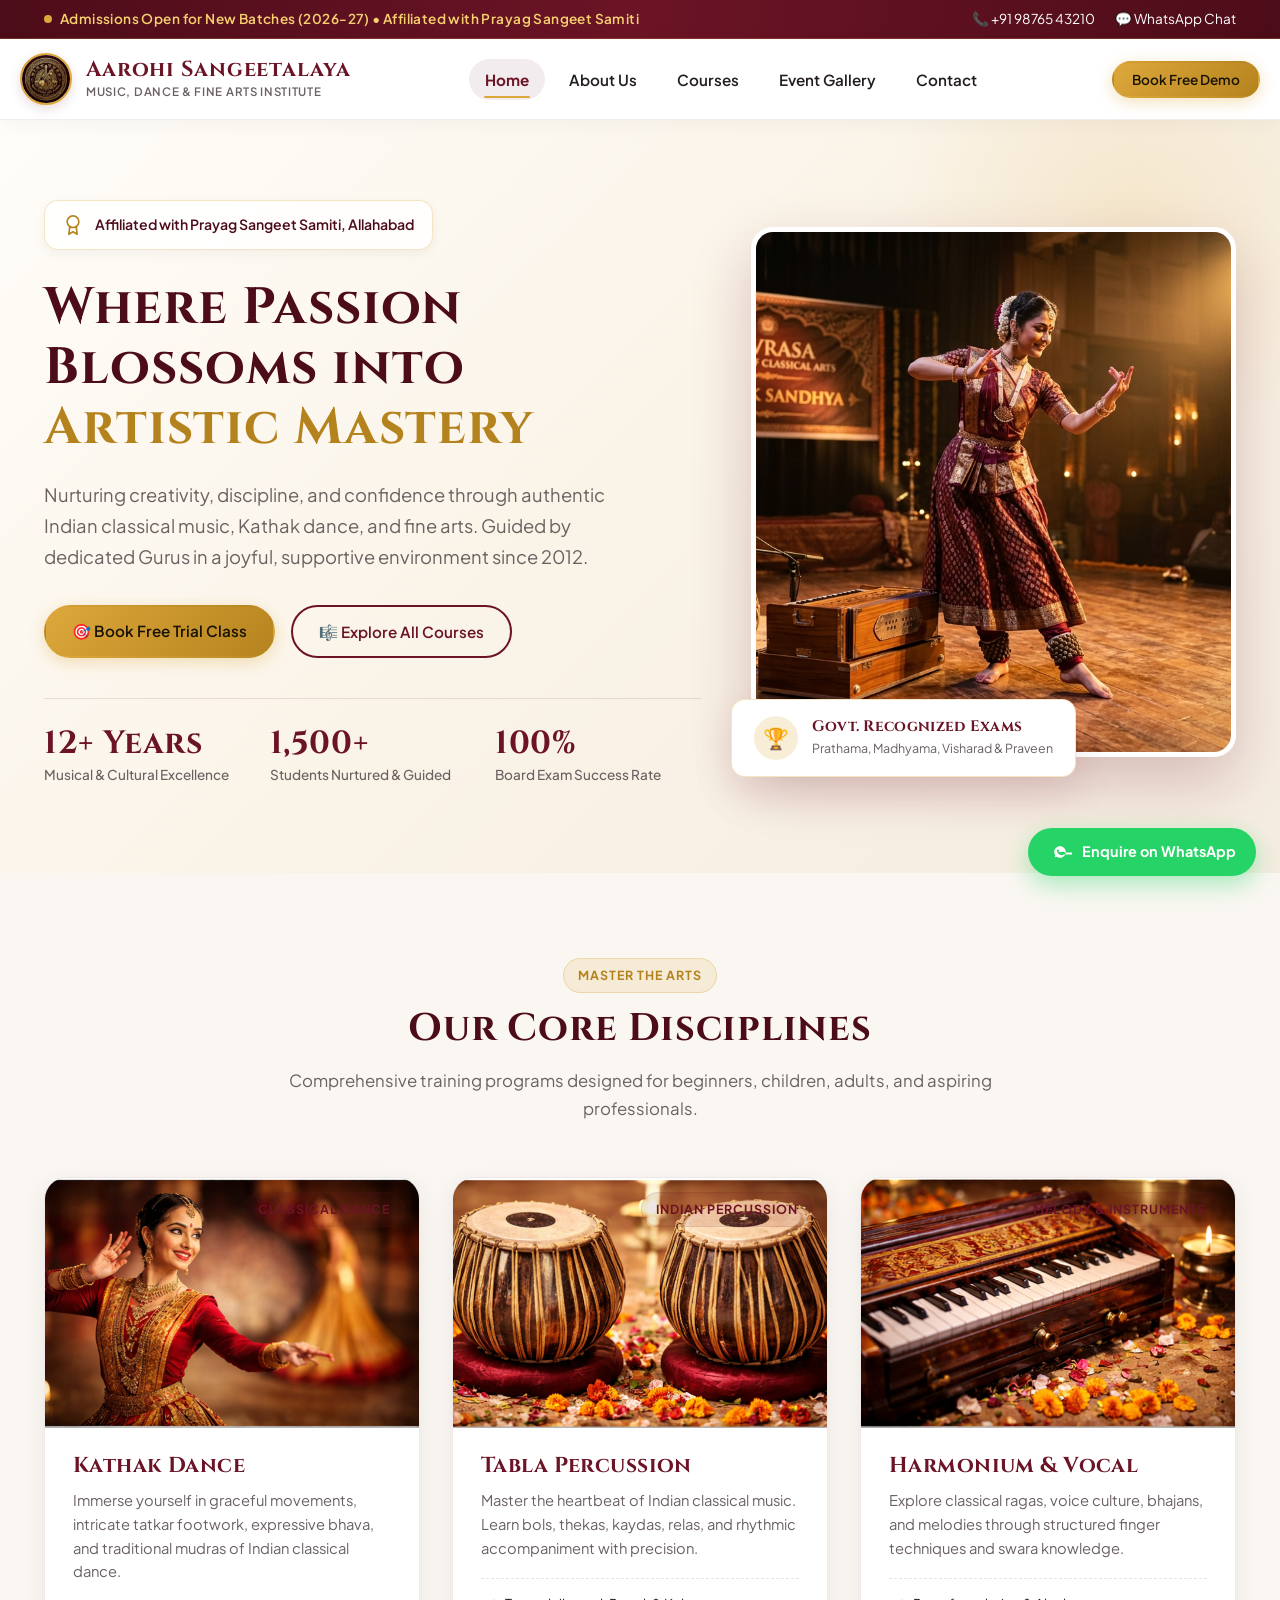
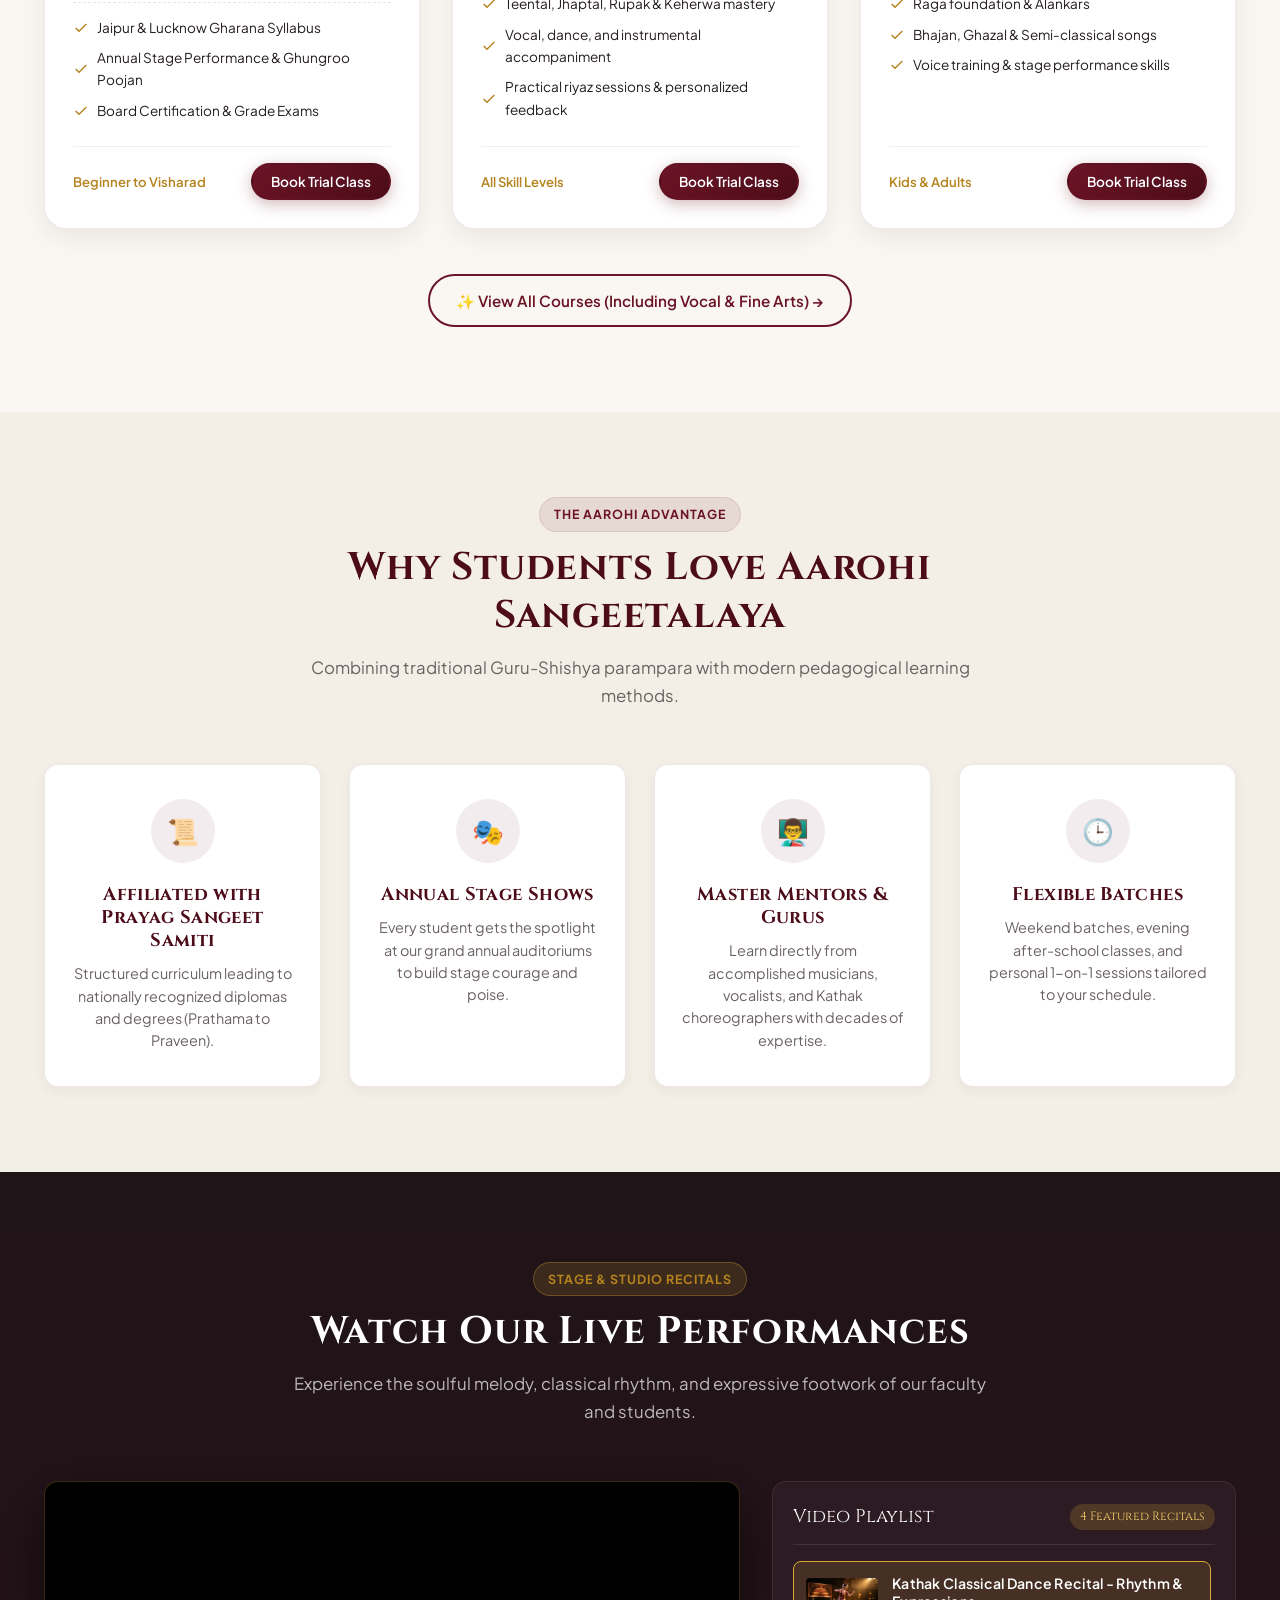
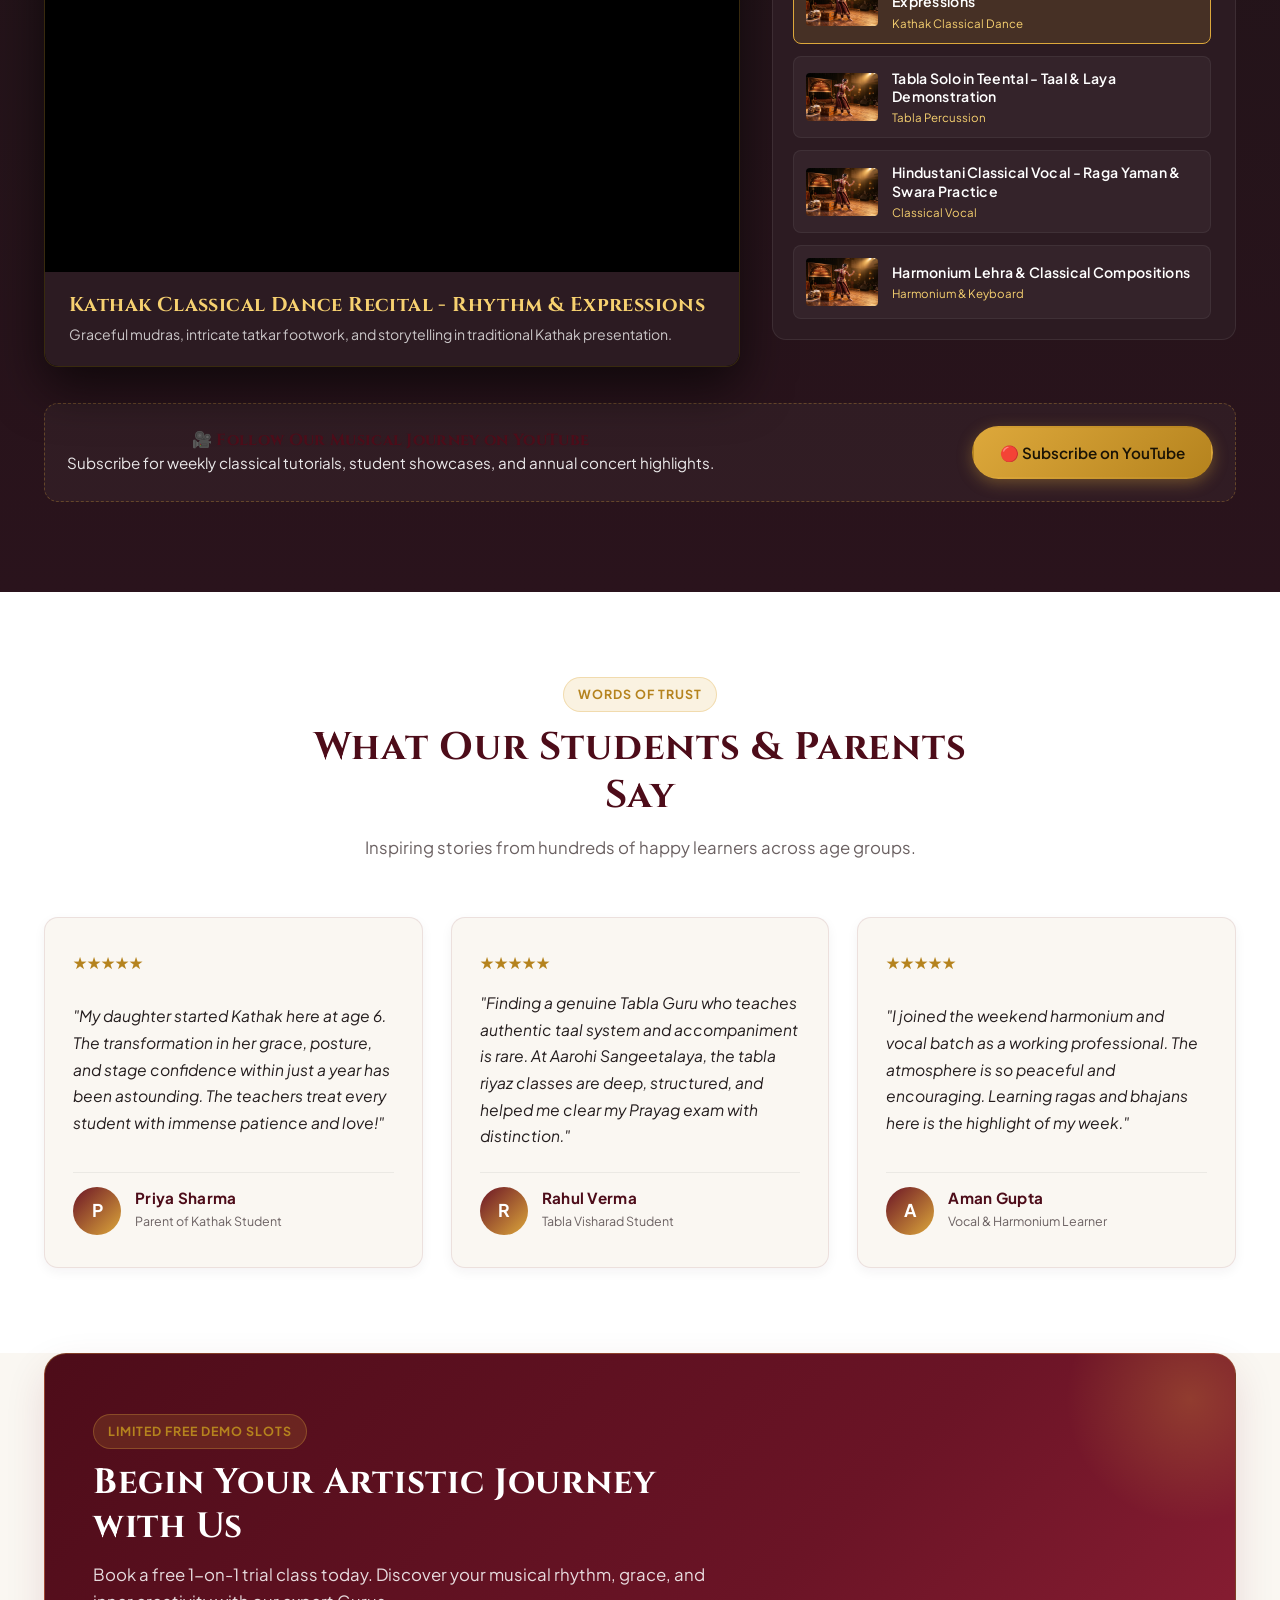
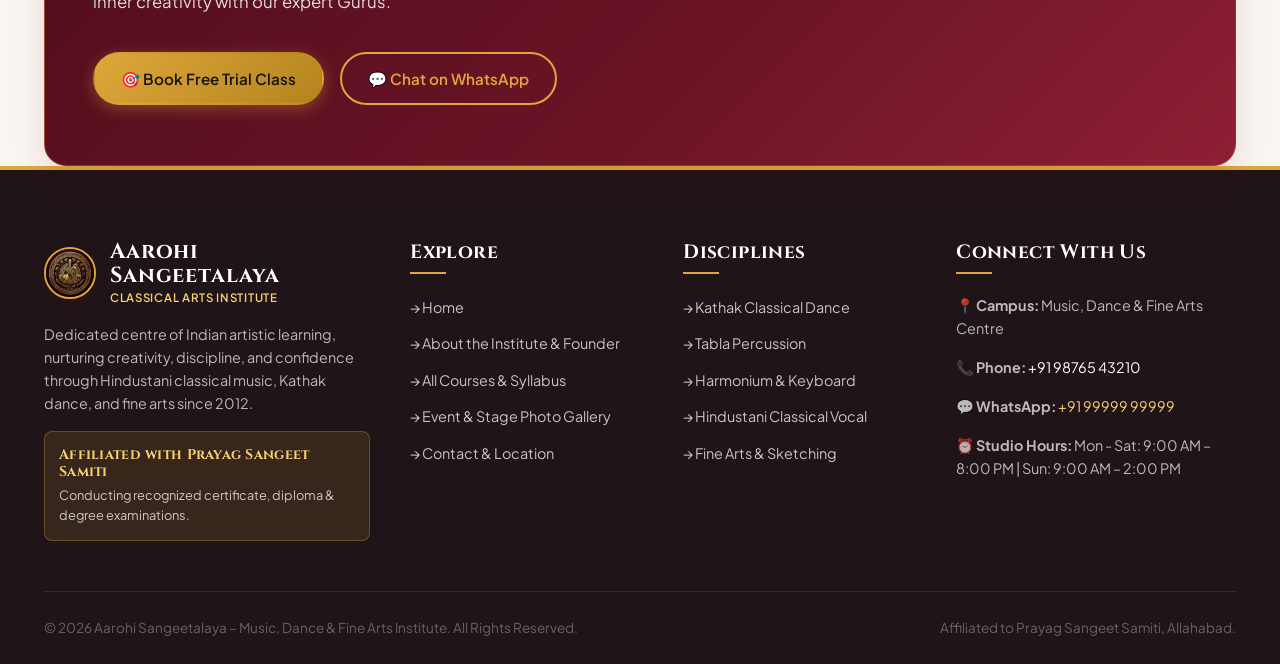
<file: index.html>
<!DOCTYPE html>
<html lang="en">
<head>
  <!-- Basic Meta Tags -->
  <meta charset="UTF-8">
  <meta name="viewport" content="width=device-width, initial-scale=1.0">
  <meta http-equiv="X-UA-Compatible" content="ie=edge">
  
  <!-- SEO Primary Meta Tags -->
  <title>Aarohi Sangeetalaya | Best Music & Dance Academy - Kathak, Tabla, Harmonium, Vocal</title>
  <meta name="title" content="Aarohi Sangeetalaya | Best Music & Dance Academy - Kathak, Tabla, Harmonium, Vocal">
  <meta name="description" content="Aarohi Sangeetalaya is a premier Indian Classical Music, Dance & Fine Arts Institute affiliated with Prayag Sangeet Samiti. Expert training in Kathak Dance, Tabla, Harmonium, Hindustani Vocal, and Fine Arts for all age groups. Book your Free Trial Class today!">
  <meta name="keywords" content="music school, dance academy, kathak classes, tabla classes, harmonium training, hindustani classical vocal, prayag sangeet samiti, fine arts, music institute near me, kathak dance near me, classical singing classes">
  <meta name="author" content="Aarohi Sangeetalaya">
  <meta name="robots" content="index, follow">
  <link rel="canonical" href="https://www.aarohisangeetalaya.com/index.html">

  <!-- Open Graph / Facebook / WhatsApp Rich Sharing Cards -->
  <meta property="og:type" content="website">
  <meta property="og:url" content="https://www.aarohisangeetalaya.com/">
  <meta property="og:title" content="Aarohi Sangeetalaya | Indian Classical Music & Dance Academy">
  <meta property="og:description" content="Nurturing artistic excellence since 2012. Affiliated with Prayag Sangeet Samiti. Master Kathak Dance, Tabla, Harmonium, and Classical Singing with dedicated Gurus.">
  <meta property="og:image" content="images/hero-bg.jpg">
  <meta property="og:site_name" content="Aarohi Sangeetalaya">

  <!-- Twitter Meta Cards -->
  <meta property="twitter:card" content="summary_large_image">
  <meta property="twitter:url" content="https://www.aarohisangeetalaya.com/">
  <meta property="twitter:title" content="Aarohi Sangeetalaya | Indian Classical Music & Dance Academy">
  <meta property="twitter:description" content="Learn Kathak, Tabla, Harmonium & Classical Vocal from experienced Gurus. Affiliated with Prayag Sangeet Samiti.">
  <meta property="twitter:image" content="images/hero-bg.jpg">

  <!-- Google Fonts Preconnect & Stylesheet -->
  <link rel="preconnect" href="https://fonts.googleapis.com">
  <link rel="preconnect" href="https://fonts.gstatic.com" crossorigin>
  <link href="https://fonts.googleapis.com/css2?family=Cinzel:wght@600;700;800&family=Plus+Jakarta+Sans:wght@400;500;600;700&family=Playfair+Display:ital,wght@0,600;1,600&display=swap" rel="stylesheet">

  <!-- Stylesheet -->
  <link rel="stylesheet" href="css/style.css">

  <!-- Favicon -->
  <link rel="icon" type="image/png" href="images/logo.png">

  <!-- JSON-LD Structured Data for Local Business & Educational Organization -->
  <script type="application/ld+json">
  {
    "@context": "https://schema.org",
    "@type": "MusicSchool",
    "name": "Aarohi Sangeetalaya",
    "alternateName": "Aarohi Sangeetalaya - Music, Dance & Fine Arts Institute",
    "url": "https://www.aarohisangeetalaya.com/",
    "logo": "https://www.aarohisangeetalaya.com/images/logo.png",
    "image": "https://www.aarohisangeetalaya.com/images/hero-bg.jpg",
    "description": "A dedicated centre of Indian classical learning founded in 2012 by Mr. Lal Babu Rai, affiliated with Prayag Sangeet Samiti Allahabad. Courses in Kathak Dance, Tabla, Harmonium, Hindustani Vocal, and Fine Arts.",
    "founder": {
      "@type": "Person",
      "name": "Mr. Lal Babu Rai",
      "jobTitle": "Founder, Composer, Musician & Vocalist"
    },
    "foundingDate": "2012",
    "priceRange": "₹₹",
    "telephone": "+91-9876543210",
    "email": "aarohisangeetalaya@gmail.com",
    "hasCredential": {
      "@type": "EducationalOccupationalCredential",
      "name": "Affiliated with Prayag Sangeet Samiti, Allahabad"
    },
    "hasOfferCatalog": {
      "@type": "OfferCatalog",
      "name": "Classical Performing Arts & Music Courses",
      "itemListElement": [
        {
          "@type": "Course",
          "name": "Kathak Classical Dance Course",
          "description": "Traditional Jaipur & Lucknow Gharana Kathak with tatkar, mudras, chakkars, and Prayag Sangeet Samiti exams."
        },
        {
          "@type": "Course",
          "name": "Tabla Percussion Training",
          "description": "Comprehensive taal, theka, kayda, and rela training from beginner to advanced concert level."
        },
        {
          "@type": "Course",
          "name": "Harmonium & Keyboard Training",
          "description": "Swara practice, ragas, bhajans, lehra, and light classical accompaniment."
        },
        {
          "@type": "Course",
          "name": "Hindustani Classical Vocal",
          "description": "Voice culture, alankars, classical raga bandish, and stage performance mastery."
        },
        {
          "@type": "Course",
          "name": "Fine Arts & Painting",
          "description": "Sketching, acrylic canvas painting, watercolor, and creative fine arts certification."
        }
      ]
    }
  }
  </script>
</head>
<body>

  <!-- ================= 1. TOP ANNOUNCEMENT BAR ================= -->
  <div class="top-bar">
    <div class="container top-bar-content">
      <div class="top-bar-badge">
        <span class="pulse-dot"></span>
        <span>Admissions Open for New Batches (2026-27) • Affiliated with Prayag Sangeet Samiti</span>
      </div>
      <div class="top-bar-links">
        <a href="tel:+919876543210">📞 +91 98765 43210</a>
        <a href="https://wa.me/919999999999?text=Hi%20Aarohi%20Sangeetalaya,%20I%20am%20interested%20in%20a%20Free%20Trial%20Class!" target="_blank" rel="noopener">💬 WhatsApp Chat</a>
      </div>
    </div>
  </div>

  <!-- ================= 2. MAIN HEADER & NAVIGATION ================= -->
  <header>
    <div class="container header-inner">
      <a href="index.html" class="brand-logo" aria-label="Aarohi Sangeetalaya Home">
        <img src="images/logo.png" alt="Aarohi Sangeetalaya Emblem">
        <div class="brand-info">
          <span class="brand-name">Aarohi Sangeetalaya</span>
          <span class="brand-tagline">Music, Dance & Fine Arts Institute</span>
        </div>
      </a>

      <!-- Mobile Menu Toggle -->
      <button class="menu-toggle" id="menu-toggle" aria-label="Toggle navigation menu" aria-expanded="false">
        ☰
      </button>

      <!-- Navigation Links -->
      <nav id="nav">
        <div class="nav-drawer-header">
          <span class="nav-drawer-title">Aarohi Sangeetalaya</span>
          <button class="nav-drawer-close" aria-label="Close navigation menu">✕</button>
        </div>
        <ul>
          <li><a href="index.html" class="nav-link active">Home</a></li>
          <li><a href="about.html" class="nav-link">About Us</a></li>
          <li><a href="courses.html" class="nav-link">Courses</a></li>
          <li><a href="gallery.html" class="nav-link">Event Gallery</a></li>
          <li><a href="contact.html" class="nav-link">Contact</a></li>
        </ul>
      </nav>

      <!-- Action Button -->
      <div class="header-cta-group">
        <button class="btn btn-primary btn-sm open-enquiry-modal" data-course="General Enquiry">
          Book Free Demo
        </button>
      </div>
    </div>
  </header>

  <!-- ================= 3. HERO SECTION ================= -->
  <section class="hero" id="home">
    <div class="container hero-grid">
      
      <!-- Left Hero Text -->
      <div class="hero-text">
        <div class="hero-affiliation">
          <svg width="20" height="20" viewBox="0 0 24 24" fill="none" stroke="currentColor" stroke-width="2" stroke-linecap="round" stroke-linejoin="round">
            <circle cx="12" cy="8" r="7"></circle>
            <polyline points="8.21 13.89 7 23 12 20 17 23 15.79 13.88"></polyline>
          </svg>
          <span>Affiliated with Prayag Sangeet Samiti, Allahabad</span>
        </div>

        <h1>
          Where Passion Blossoms into <span class="text-highlight">Artistic Mastery</span>
        </h1>
        
        <p class="lead">
          Nurturing creativity, discipline, and confidence through authentic Indian classical music, Kathak dance, and fine arts. Guided by dedicated Gurus in a joyful, supportive environment since 2012.
        </p>

        <div class="hero-actions">
          <button class="btn btn-primary btn-book-demo" data-course="Free Trial Class">
            🎯 Book Free Trial Class
          </button>
          <a href="courses.html" class="btn btn-secondary">
            🎼 Explore All Courses
          </a>
        </div>

        <!-- Live Stats Counter -->
        <div class="hero-stats">
          <div class="stat-item">
            <h3>12+ Years</h3>
            <p>Musical & Cultural Excellence</p>
          </div>
          <div class="stat-item">
            <h3>1,500+</h3>
            <p>Students Nurtured & Guided</p>
          </div>
          <div class="stat-item">
            <h3>100%</h3>
            <p>Board Exam Success Rate</p>
          </div>
        </div>
      </div>

      <!-- Right Hero Visual -->
      <div class="hero-visual">
        <div class="hero-visual-frame">
          <img src="images/hero-bg.jpg" alt="Indian Classical Music & Kathak Dance Performance at Aarohi Sangeetalaya" loading="eager">
        </div>
        <div class="hero-float-badge">
          <div class="hero-float-icon">🏆</div>
          <div class="hero-float-text">
            <h4>Govt. Recognized Exams</h4>
            <p>Prathama, Madhyama, Visharad & Praveen</p>
          </div>
        </div>
      </div>

    </div>
  </section>

  <!-- ================= 4. CORE DISCIPLINES ================= -->
  <section class="courses-preview" id="disciplines">
    <div class="container">
      <div class="section-header">
        <span class="badge badge-gold">Master the Arts</span>
        <h2>Our Core Disciplines</h2>
        <p>Comprehensive training programs designed for beginners, children, adults, and aspiring professionals.</p>
      </div>

      <div class="course-grid">
        
        <!-- Kathak Dance Card -->
        <article class="course-card">
          <div class="course-image-wrap">
            <img src="images/kathak.jpg" alt="Kathak Classical Dance Classes" loading="lazy">
            <div class="course-badge-overlay">
              <span class="badge badge-maroon">Classical Dance</span>
            </div>
          </div>
          <div class="course-body">
            <h3>Kathak Dance</h3>
            <p class="course-desc">
              Immerse yourself in graceful movements, intricate tatkar footwork, expressive bhava, and traditional mudras of Indian classical dance.
            </p>
            <ul class="course-features">
              <li>
                <svg width="16" height="16" viewBox="0 0 24 24" fill="none" stroke="currentColor" stroke-width="2"><polyline points="20 6 9 17 4 12"></polyline></svg>
                Jaipur & Lucknow Gharana Syllabus
              </li>
              <li>
                <svg width="16" height="16" viewBox="0 0 24 24" fill="none" stroke="currentColor" stroke-width="2"><polyline points="20 6 9 17 4 12"></polyline></svg>
                Annual Stage Performance & Ghungroo Poojan
              </li>
              <li>
                <svg width="16" height="16" viewBox="0 0 24 24" fill="none" stroke="currentColor" stroke-width="2"><polyline points="20 6 9 17 4 12"></polyline></svg>
                Board Certification & Grade Exams
              </li>
            </ul>
            <div class="course-card-footer">
              <span class="course-level">Beginner to Visharad</span>
              <button class="btn btn-maroon btn-sm btn-book-demo" data-course="Kathak Dance">
                Book Trial Class
              </button>
            </div>
          </div>
        </article>

        <!-- Tabla Percussion Card -->
        <article class="course-card">
          <div class="course-image-wrap">
            <img src="images/tabla.jpg" alt="Tabla Classes and Percussion Training" loading="lazy">
            <div class="course-badge-overlay">
              <span class="badge badge-maroon">Indian Percussion</span>
            </div>
          </div>
          <div class="course-body">
            <h3>Tabla Percussion</h3>
            <p class="course-desc">
              Master the heartbeat of Indian classical music. Learn bols, thekas, kaydas, relas, and rhythmic accompaniment with precision.
            </p>
            <ul class="course-features">
              <li>
                <svg width="16" height="16" viewBox="0 0 24 24" fill="none" stroke="currentColor" stroke-width="2"><polyline points="20 6 9 17 4 12"></polyline></svg>
                Teental, Jhaptal, Rupak & Keherwa mastery
              </li>
              <li>
                <svg width="16" height="16" viewBox="0 0 24 24" fill="none" stroke="currentColor" stroke-width="2"><polyline points="20 6 9 17 4 12"></polyline></svg>
                Vocal, dance, and instrumental accompaniment
              </li>
              <li>
                <svg width="16" height="16" viewBox="0 0 24 24" fill="none" stroke="currentColor" stroke-width="2"><polyline points="20 6 9 17 4 12"></polyline></svg>
                Practical riyaz sessions & personalized feedback
              </li>
            </ul>
            <div class="course-card-footer">
              <span class="course-level">All Skill Levels</span>
              <button class="btn btn-maroon btn-sm btn-book-demo" data-course="Tabla Percussion">
                Book Trial Class
              </button>
            </div>
          </div>
        </article>

        <!-- Harmonium & Keyboard Card -->
        <article class="course-card">
          <div class="course-image-wrap">
            <img src="images/harmonium.jpg" alt="Harmonium Classes and Keyboard Lessons" loading="lazy">
            <div class="course-badge-overlay">
              <span class="badge badge-maroon">Melody & Instruments</span>
            </div>
          </div>
          <div class="course-body">
            <h3>Harmonium & Vocal</h3>
            <p class="course-desc">
              Explore classical ragas, voice culture, bhajans, and melodies through structured finger techniques and swara knowledge.
            </p>
            <ul class="course-features">
              <li>
                <svg width="16" height="16" viewBox="0 0 24 24" fill="none" stroke="currentColor" stroke-width="2"><polyline points="20 6 9 17 4 12"></polyline></svg>
                Raga foundation & Alankars
              </li>
              <li>
                <svg width="16" height="16" viewBox="0 0 24 24" fill="none" stroke="currentColor" stroke-width="2"><polyline points="20 6 9 17 4 12"></polyline></svg>
                Bhajan, Ghazal & Semi-classical songs
              </li>
              <li>
                <svg width="16" height="16" viewBox="0 0 24 24" fill="none" stroke="currentColor" stroke-width="2"><polyline points="20 6 9 17 4 12"></polyline></svg>
                Voice training & stage performance skills
              </li>
            </ul>
            <div class="course-card-footer">
              <span class="course-level">Kids & Adults</span>
              <button class="btn btn-maroon btn-sm btn-book-demo" data-course="Harmonium and Vocal">
                Book Trial Class
              </button>
            </div>
          </div>
        </article>

      </div>

      <div style="text-align: center; margin-top: 45px;">
        <a href="courses.html" class="btn btn-secondary">
          ✨ View All Courses (Including Vocal & Fine Arts) →
        </a>
      </div>
    </div>
  </section>

  <!-- ================= 5. WHY CHOOSE US ================= -->
  <section class="section-alt" id="why-us">
    <div class="container">
      <div class="section-header">
        <span class="badge badge-maroon">The Aarohi Advantage</span>
        <h2>Why Students Love Aarohi Sangeetalaya</h2>
        <p>Combining traditional Guru-Shishya parampara with modern pedagogical learning methods.</p>
      </div>

      <div class="features-grid">
        <div class="feature-box">
          <div class="feature-icon-circle">📜</div>
          <h3>Affiliated with Prayag Sangeet Samiti</h3>
          <p>Structured curriculum leading to nationally recognized diplomas and degrees (Prathama to Praveen).</p>
        </div>

        <div class="feature-box">
          <div class="feature-icon-circle">🎭</div>
          <h3>Annual Stage Shows</h3>
          <p>Every student gets the spotlight at our grand annual auditoriums to build stage courage and poise.</p>
        </div>

        <div class="feature-box">
          <div class="feature-icon-circle">👨‍🏫</div>
          <h3>Master Mentors & Gurus</h3>
          <p>Learn directly from accomplished musicians, vocalists, and Kathak choreographers with decades of expertise.</p>
        </div>

        <div class="feature-box">
          <div class="feature-icon-circle">🕒</div>
          <h3>Flexible Batches</h3>
          <p>Weekend batches, evening after-school classes, and personal 1-on-1 sessions tailored to your schedule.</p>
        </div>
      </div>
    </div>
  </section>

  <!-- ================= 6. YOUTUBE VIDEO SHOWCASE ================= -->
  <section class="video-showcase-section" id="performances">
    <div class="container">
      <div class="section-header">
        <span class="badge badge-gold">Stage & Studio Recitals</span>
        <h2>Watch Our Live Performances</h2>
        <p>Experience the soulful melody, classical rhythm, and expressive footwork of our faculty and students.</p>
      </div>

      <div class="video-showcase-wrapper">
        
        <!-- Main Video Screen -->
        <div class="video-main-player">
          <div class="video-responsive-frame">
            <iframe 
              id="featuredVideoIframe" 
              src="https://www.youtube.com/embed/UBYqv21c0Yk?rel=0" 
              title="Aarohi Sangeetalaya Featured Performance"
              allow="accelerometer; autoplay; clipboard-write; encrypted-media; gyroscope; picture-in-picture" 
              allowfullscreen>
            </iframe>
          </div>
          <div class="video-player-meta">
            <h3 id="featuredVideoTitle">Kathak Classical Dance Recital - Rhythm & Expressions</h3>
            <p id="featuredVideoDesc">Graceful mudras, intricate tatkar footwork, and storytelling in traditional Kathak presentation.</p>
          </div>
        </div>

        <!-- Interactive Playlist -->
        <div class="video-playlist-sidebar">
          <div class="video-sidebar-title">
            <span>Video Playlist</span>
            <span class="count-badge">4 Featured Recitals</span>
          </div>
          <div class="video-playlist-items" id="videoPlaylistItems">
            <!-- Populated dynamically via main.js -->
          </div>
        </div>

      </div>

      <!-- YouTube Channel Subscribe Callout -->
      <div class="youtube-subscribe-banner">
        <div>
          <h4>🎥 Follow Our Musical Journey on YouTube</h4>
          <p>Subscribe for weekly classical tutorials, student showcases, and annual concert highlights.</p>
        </div>
        <a href="https://www.youtube.com/@AarohiSangeetalaya" target="_blank" rel="noopener" class="btn btn-primary">
          🔴 Subscribe on YouTube
        </a>
      </div>

    </div>
  </section>

  <!-- ================= 7. STUDENT & PARENT REVIEWS ================= -->
  <section class="testimonials-section" id="testimonials">
    <div class="container">
      <div class="section-header">
        <span class="badge badge-gold">Words of Trust</span>
        <h2>What Our Students & Parents Say</h2>
        <p>Inspiring stories from hundreds of happy learners across age groups.</p>
      </div>

      <div class="testimonials-grid">
        <div class="testimonial-card">
          <div class="stars-rating">★★★★★</div>
          <p class="testimonial-quote">
            "My daughter started Kathak here at age 6. The transformation in her grace, posture, and stage confidence within just a year has been astounding. The teachers treat every student with immense patience and love!"
          </p>
          <div class="testimonial-author">
            <div class="author-avatar">P</div>
            <div class="author-details">
              <h4>Priya Sharma</h4>
              <span>Parent of Kathak Student</span>
            </div>
          </div>
        </div>

        <div class="testimonial-card">
          <div class="stars-rating">★★★★★</div>
          <p class="testimonial-quote">
            "Finding a genuine Tabla Guru who teaches authentic taal system and accompaniment is rare. At Aarohi Sangeetalaya, the tabla riyaz classes are deep, structured, and helped me clear my Prayag exam with distinction."
          </p>
          <div class="testimonial-author">
            <div class="author-avatar">R</div>
            <div class="author-details">
              <h4>Rahul Verma</h4>
              <span>Tabla Visharad Student</span>
            </div>
          </div>
        </div>

        <div class="testimonial-card">
          <div class="stars-rating">★★★★★</div>
          <p class="testimonial-quote">
            "I joined the weekend harmonium and vocal batch as a working professional. The atmosphere is so peaceful and encouraging. Learning ragas and bhajans here is the highlight of my week."
          </p>
          <div class="testimonial-author">
            <div class="author-avatar">A</div>
            <div class="author-details">
              <h4>Aman Gupta</h4>
              <span>Vocal & Harmonium Learner</span>
            </div>
          </div>
        </div>
      </div>
    </div>
  </section>

  <!-- ================= 8. TRIAL CLASS CTA BANNER ================= -->
  <section class="cta-banner-section">
    <div class="container">
      <div class="cta-banner-card">
        <div class="cta-banner-text">
          <span class="badge badge-gold" style="margin-bottom: 12px;">Limited Free Demo Slots</span>
          <h2>Begin Your Artistic Journey with Us</h2>
          <p>Book a free 1-on-1 trial class today. Discover your musical rhythm, grace, and inner creativity with our expert Gurus.</p>
        </div>
        <div class="cta-banner-actions">
          <button class="btn btn-primary btn-book-demo" data-course="Free Trial Class">
            🎯 Book Free Trial Class
          </button>
          <a href="https://wa.me/919999999999?text=Hello%20Aarohi%20Sangeetalaya,%20I%20want%20to%20enquire%20about%20classes" target="_blank" rel="noopener" class="btn btn-outline-gold">
            💬 Chat on WhatsApp
          </a>
        </div>
      </div>
    </div>
  </section>

  <!-- ================= 9. FOOTER ================= -->
  <footer>
    <div class="container">
      <div class="footer-grid">
        
        <!-- Col 1: Institute About -->
        <div class="footer-col">
          <div class="brand-logo" style="margin-bottom: 16px;">
            <img src="images/logo.png" alt="Aarohi Sangeetalaya Logo">
            <div class="brand-info">
              <span class="brand-name" style="color: #FFF;">Aarohi Sangeetalaya</span>
              <span class="brand-tagline" style="color: var(--accent-gold-light);">Classical Arts Institute</span>
            </div>
          </div>
          <p>
            Dedicated centre of Indian artistic learning, nurturing creativity, discipline, and confidence through Hindustani classical music, Kathak dance, and fine arts since 2012.
          </p>
          <div class="footer-affiliation-badge">
            <h5>Affiliated with Prayag Sangeet Samiti</h5>
            <p>Conducting recognized certificate, diploma & degree examinations.</p>
          </div>
        </div>

        <!-- Col 2: Quick Links -->
        <div class="footer-col">
          <h4>Explore</h4>
          <ul class="footer-links">
            <li><a href="index.html">→ Home</a></li>
            <li><a href="about.html">→ About the Institute & Founder</a></li>
            <li><a href="courses.html">→ All Courses & Syllabus</a></li>
            <li><a href="gallery.html">→ Event & Stage Photo Gallery</a></li>
            <li><a href="contact.html">→ Contact & Location</a></li>
          </ul>
        </div>

        <!-- Col 3: Disciplines -->
        <div class="footer-col">
          <h4>Disciplines</h4>
          <ul class="footer-links">
            <li><a href="courses.html#kathak">→ Kathak Classical Dance</a></li>
            <li><a href="courses.html#tabla">→ Tabla Percussion</a></li>
            <li><a href="courses.html#harmonium">→ Harmonium & Keyboard</a></li>
            <li><a href="courses.html#vocal">→ Hindustani Classical Vocal</a></li>
            <li><a href="courses.html#arts">→ Fine Arts & Sketching</a></li>
          </ul>
        </div>

        <!-- Col 4: Contact & Timings -->
        <div class="footer-col">
          <h4>Connect With Us</h4>
          <p>📍 <strong>Campus:</strong> Music, Dance & Fine Arts Centre</p>
          <p>📞 <strong>Phone:</strong> <a href="tel:+919876543210" style="color:#FFF;">+91 98765 43210</a></p>
          <p>💬 <strong>WhatsApp:</strong> <a href="https://wa.me/919999999999" target="_blank" rel="noopener" style="color:var(--accent-gold-light);">+91 99999 99999</a></p>
          <p>⏰ <strong>Studio Hours:</strong> Mon - Sat: 9:00 AM – 8:00 PM | Sun: 9:00 AM – 2:00 PM</p>
        </div>

      </div>

      <!-- Footer Bottom -->
      <div class="footer-bottom">
        <p>© 2026 Aarohi Sangeetalaya – Music, Dance & Fine Arts Institute. All Rights Reserved.</p>
        <p>Affiliated to Prayag Sangeet Samiti, Allahabad.</p>
      </div>
    </div>
  </footer>

  <!-- ================= 10. FLOATING WHATSAPP & CALL ================= -->
  <div class="floating-actions-container">
    <a href="https://wa.me/919999999999?text=Hi%20Aarohi%20Sangeetalaya,%20I%20am%20interested%20in%20taking%20a%20Free%20Trial%20Class!" 
       class="floating-whatsapp-btn" 
       target="_blank" 
       rel="noopener"
       aria-label="Chat on WhatsApp">
      <svg viewBox="0 0 24 24">
        <path d="M12.031 6.172c-3.181 0-5.767 2.586-5.768 5.766-.001 1.298.38 2.27 1.019 3.287l-.582 2.128 2.182-.573c.978.58 1.911.928 3.145.929 3.178 0 5.767-2.587 5.768-5.766.001-3.187-2.575-5.77-5.764-5.771zm3.392 8.244c-.144.405-.837.774-1.17.824-.312.045-.697.072-2.128-.519-1.523-.63-2.518-2.179-2.594-2.28-.076-.102-.625-.831-.625-1.585 0-.753.393-1.124.534-1.277.142-.153.311-.192.415-.192.103 0 .208.002.298.006.096.004.225-.036.352.268.13.312.443 1.077.481 1.155.039.078.065.169.013.273-.052.104-.078.169-.156.26-.078.091-.163.203-.233.272-.078.077-.16.16-.068.318.091.157.406.67 87 1.084.597.533 1.101.698 1.258.776.156.078.247.065.338-.039.091-.104.39-.455.494-.611.104-.156.208-.13.351-.078.143.052.909.429 1.065.507.156.078.26.117.299.182.039.065.039.377-.105.782z"/>
      </svg>
      <span>Enquire on WhatsApp</span>
    </a>
  </div>

  <!-- ================= 11. GLOBAL BOOK FREE TRIAL MODAL ================= -->
  <div class="modal-overlay" id="bookingModal" role="dialog" aria-modal="true" aria-labelledby="modalTitle">
    <div class="modal-dialog">
      <button class="modal-close-icon" aria-label="Close booking modal">✕</button>
      
      <div class="modal-header">
        <span class="badge badge-gold" style="margin-bottom: 8px;">Admission & Trial</span>
        <h3 id="modalTitle">Book Your Free Trial Class 🎶</h3>
        <p>Experience our Gurus' teaching firsthand with no fees and no commitment.</p>
      </div>

      <form id="bookingForm">
        <div class="form-row">
          <div class="form-group">
            <label for="modalStudentName">Student / Parent Name *</label>
            <input type="text" id="modalStudentName" class="form-control" placeholder="Enter Full Name" required>
          </div>
          <div class="form-group">
            <label for="modalStudentPhone">WhatsApp / Phone No. *</label>
            <input type="tel" id="modalStudentPhone" class="form-control" placeholder="e.g. 9876543210" required>
          </div>
        </div>

        <div class="form-row">
          <div class="form-group">
            <label for="bookingCourseSelect">Discipline of Interest *</label>
            <select id="bookingCourseSelect" class="form-control" required>
              <option value="Kathak Dance">Kathak Classical Dance</option>
              <option value="Tabla Percussion">Tabla Percussion</option>
              <option value="Harmonium & Keyboard">Harmonium & Keyboard</option>
              <option value="Hindustani Classical Vocal">Hindustani Classical Vocal</option>
              <option value="Fine Arts & Sketching">Fine Arts & Drawing</option>
              <option value="General Enquiry">General Admission Counselling</option>
            </select>
          </div>
          <div class="form-group">
            <label for="modalPreferredTiming">Preferred Batch Timing</label>
            <select id="modalPreferredTiming" class="form-control">
              <option value="Weekday Evenings (4 PM - 8 PM)">Weekday Evenings (4 PM - 8 PM)</option>
              <option value="Weekend Mornings (Sat/Sun)">Weekend Mornings (Sat/Sun)</option>
              <option value="Flexible / Online 1-on-1">Flexible / Online 1-on-1</option>
            </select>
          </div>
        </div>

        <div class="form-group">
          <label for="modalNotes">Any specific message or question? (Optional)</label>
          <textarea id="modalNotes" class="form-control" rows="3" placeholder="Tell us about student's age, prior experience, or preferred days..."></textarea>
        </div>

        <div class="modal-actions">
          <button type="button" id="btnModalWhatsapp" class="btn btn-primary" style="flex: 1;">
            💬 Submit via WhatsApp
          </button>
          <button type="submit" class="btn btn-maroon" style="flex: 1;">
            Register Trial Class
          </button>
        </div>
      </form>
    </div>
  </div>

  <!-- JavaScript Bundle -->
  <script src="js/main.js"></script>
</body>
</html>
</file>
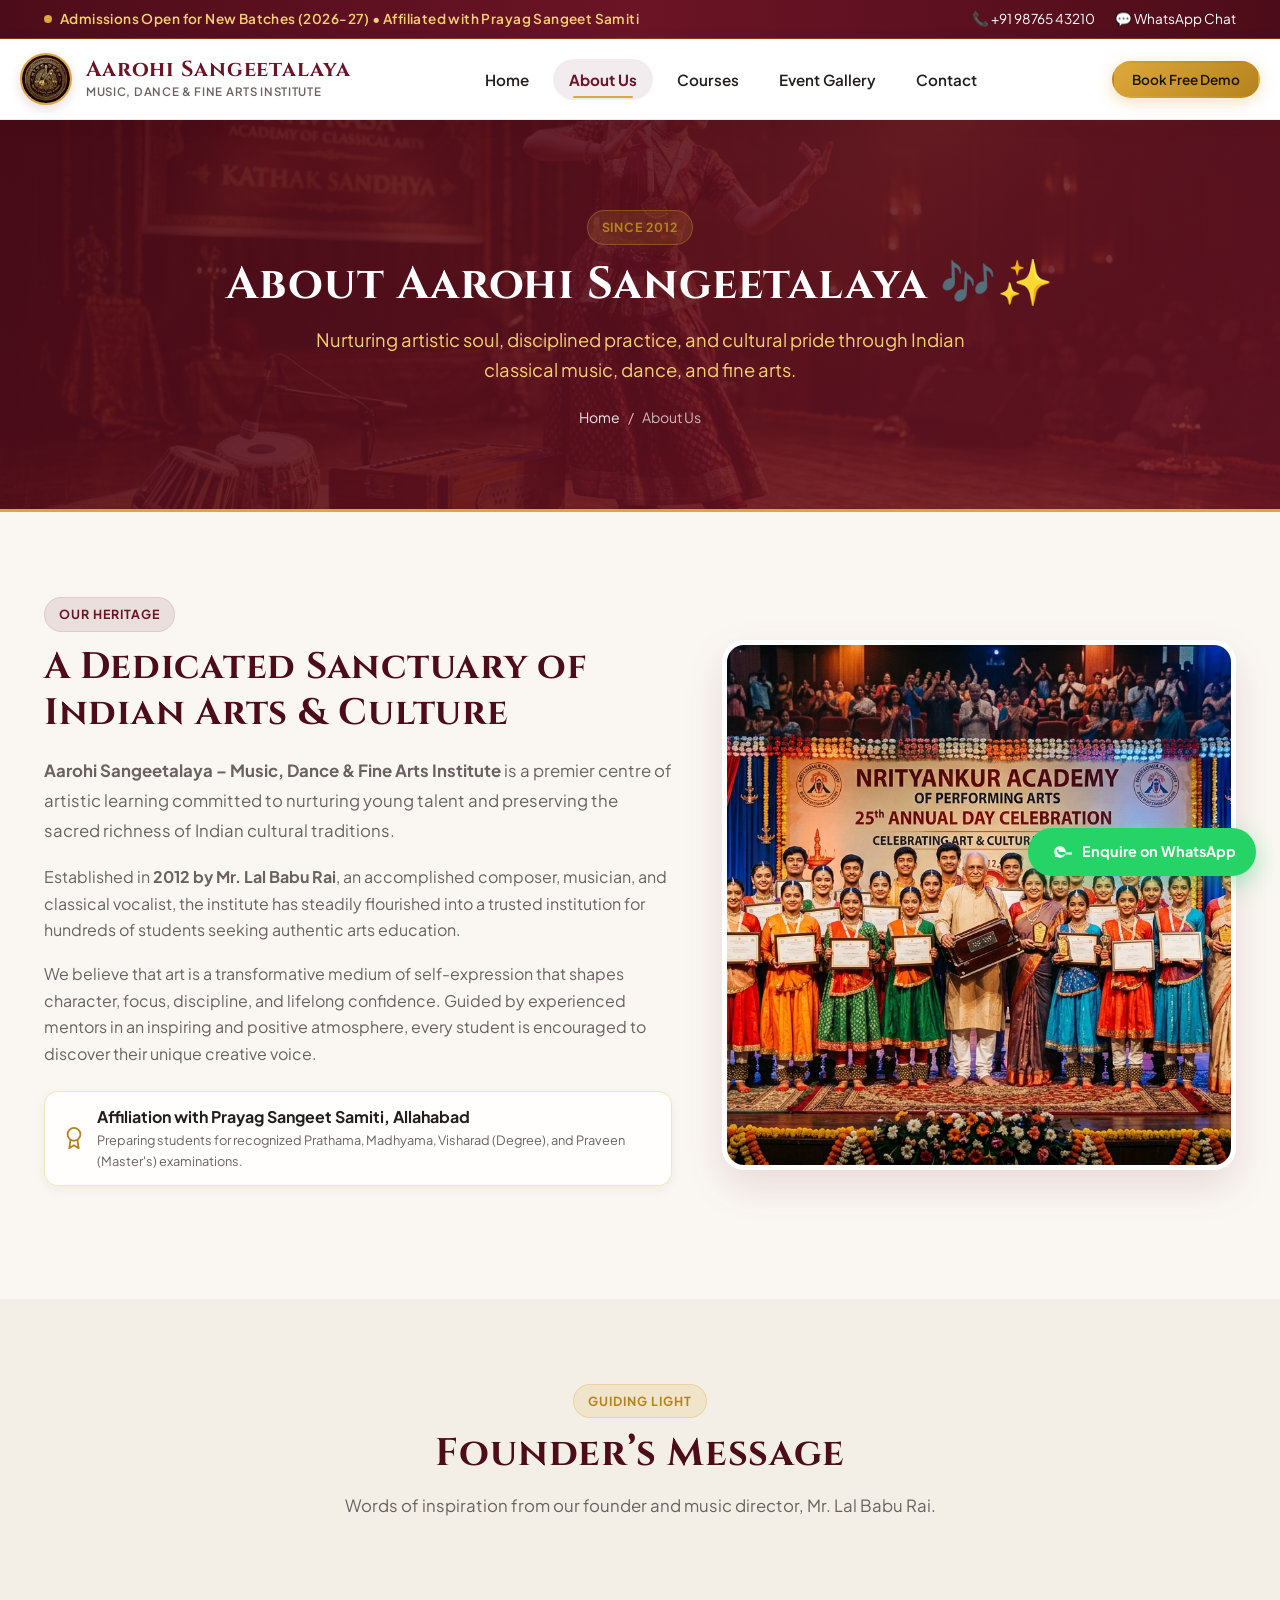
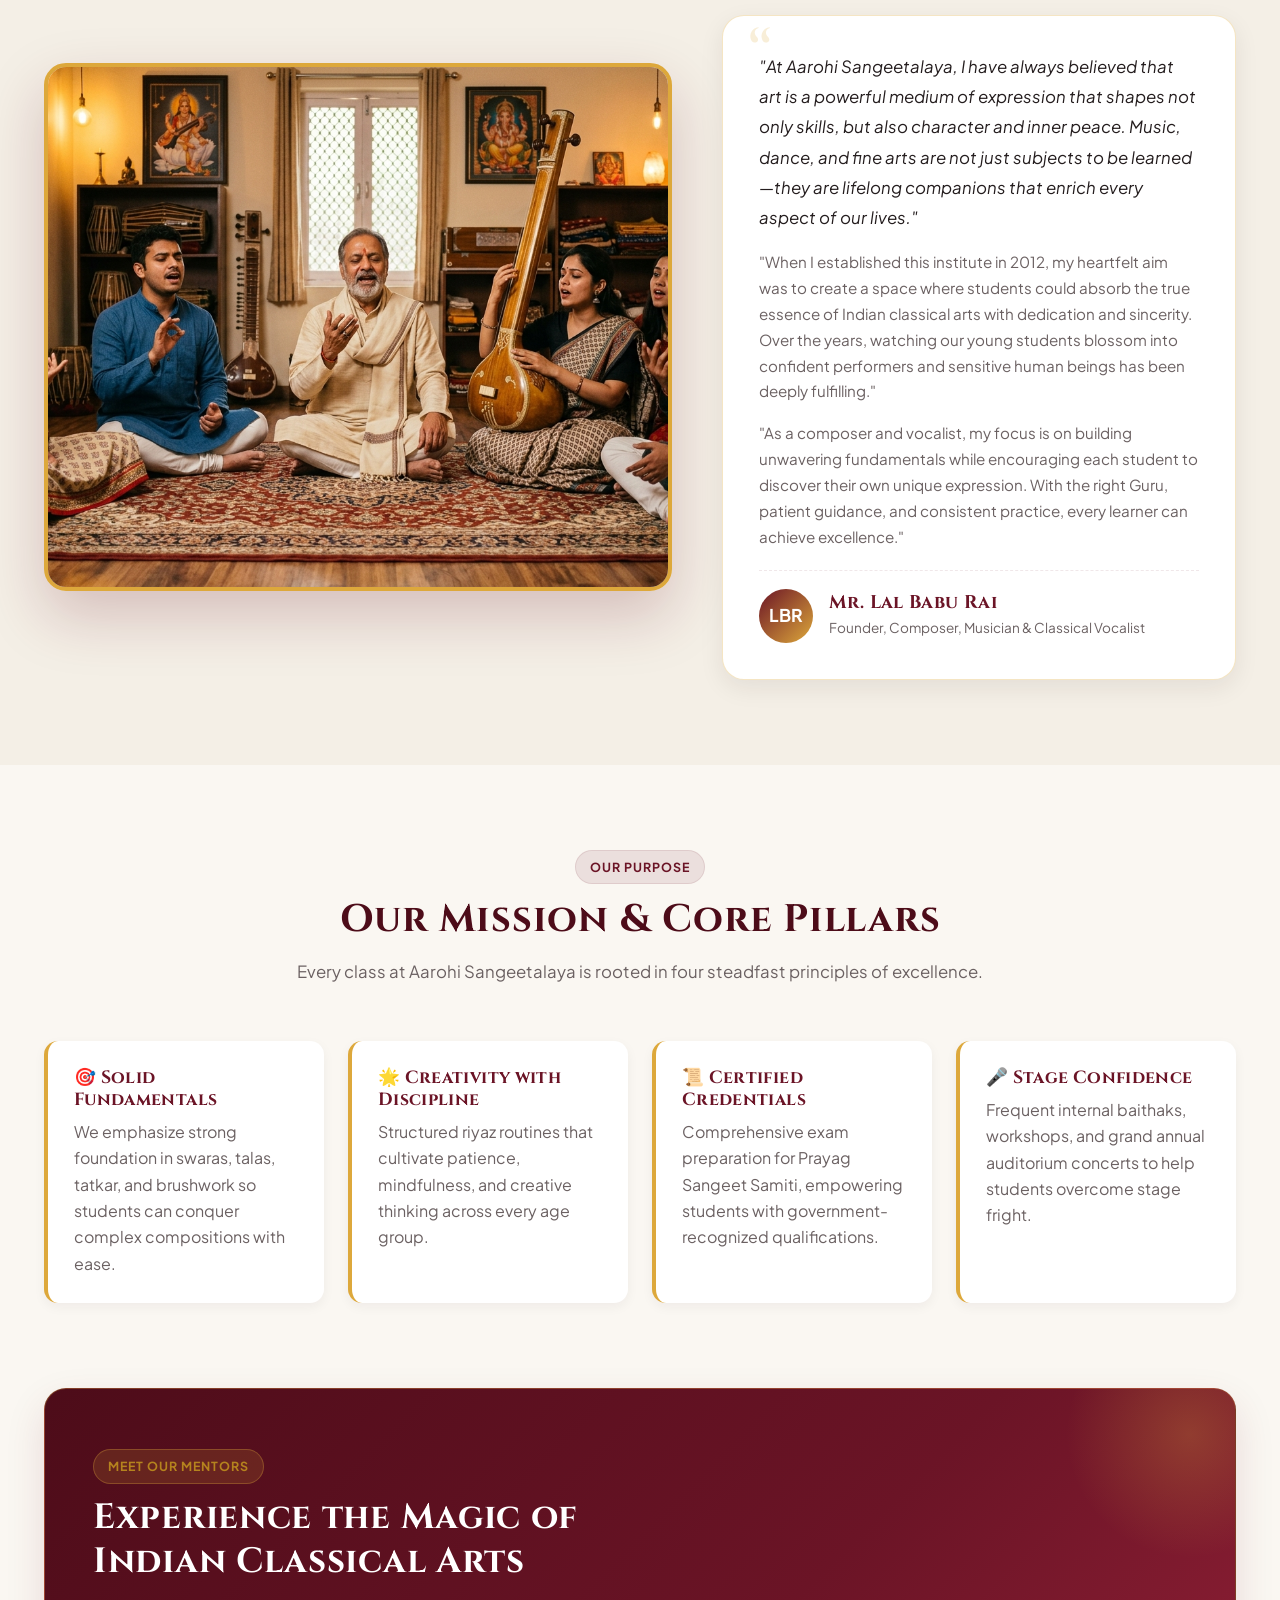
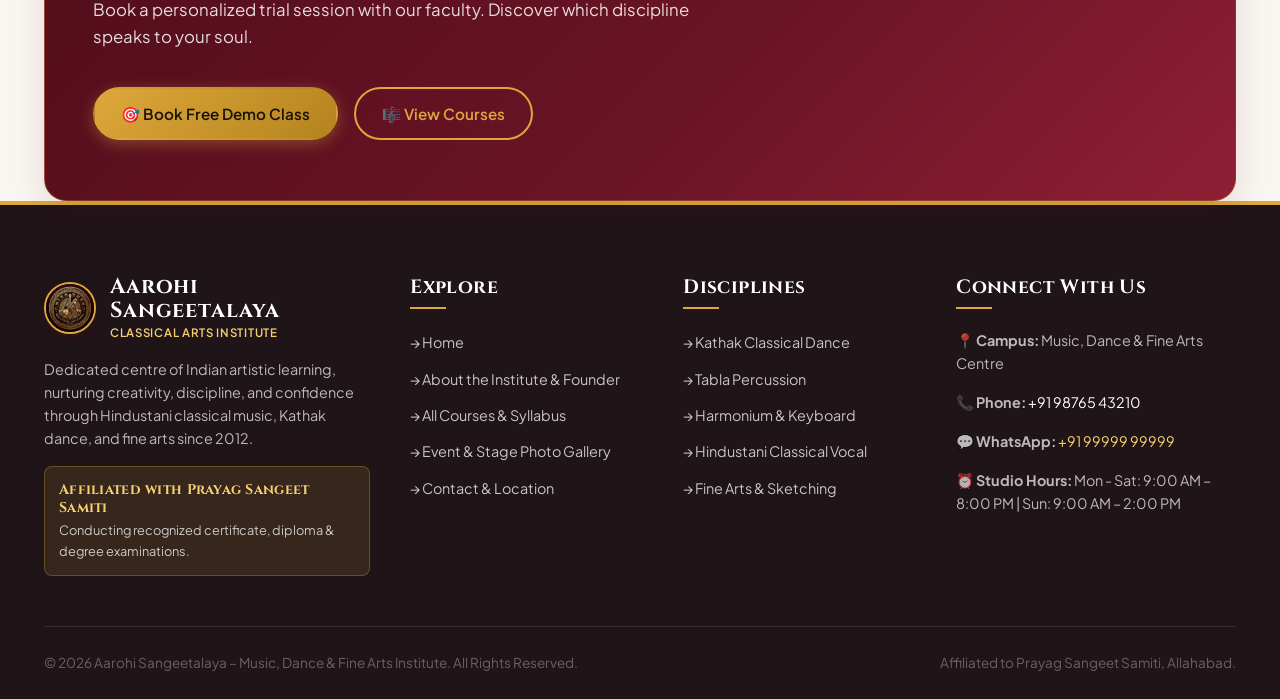
<file: about.html>
<!DOCTYPE html>
<html lang="en">
<head>
  <meta charset="UTF-8">
  <meta name="viewport" content="width=device-width, initial-scale=1.0">
  <meta http-equiv="X-UA-Compatible" content="ie=edge">
  
  <!-- SEO Primary Meta Tags -->
  <title>About Us | Aarohi Sangeetalaya - Indian Classical Arts Legacy & Gurus</title>
  <meta name="title" content="About Us | Aarohi Sangeetalaya - Indian Classical Arts Legacy & Gurus">
  <meta name="description" content="Learn about Aarohi Sangeetalaya, founded in 2012 by composer and vocalist Mr. Lal Babu Rai. Affiliated with Prayag Sangeet Samiti, Allahabad. Dedicated to preserving Indian classical heritage in music, dance, and fine arts.">
  <meta name="keywords" content="about aarohi sangeetalaya, lal babu rai composer, prayag sangeet samiti affiliation, classical music institute history, dance guru, music mentors">
  <meta name="author" content="Aarohi Sangeetalaya">
  <meta name="robots" content="index, follow">
  <link rel="canonical" href="https://www.aarohisangeetalaya.com/about.html">

  <!-- Open Graph / WhatsApp Sharing -->
  <meta property="og:type" content="article">
  <meta property="og:url" content="https://www.aarohisangeetalaya.com/about.html">
  <meta property="og:title" content="About Aarohi Sangeetalaya | 12+ Years of Classical Arts Excellence">
  <meta property="og:description" content="Discover our journey since 2012, our founder Mr. Lal Babu Rai, and our official affiliation with Prayag Sangeet Samiti.">
  <meta property="og:image" content="images/vocal.jpg">

  <!-- Google Fonts Preconnect & Stylesheet -->
  <link rel="preconnect" href="https://fonts.googleapis.com">
  <link rel="preconnect" href="https://fonts.gstatic.com" crossorigin>
  <link href="https://fonts.googleapis.com/css2?family=Cinzel:wght@600;700;800&family=Plus+Jakarta+Sans:wght@400;500;600;700&family=Playfair+Display:ital,wght@0,600;1,600&display=swap" rel="stylesheet">

  <link rel="stylesheet" href="css/style.css">
  <link rel="icon" type="image/png" href="images/logo.png">

  <!-- JSON-LD Breadcrumb & Organization Schema -->
  <script type="application/ld+json">
  {
    "@context": "https://schema.org",
    "@type": "AboutPage",
    "name": "About Aarohi Sangeetalaya",
    "url": "https://www.aarohisangeetalaya.com/about.html",
    "mainEntity": {
      "@type": "MusicSchool",
      "name": "Aarohi Sangeetalaya",
      "founder": {
        "@type": "Person",
        "name": "Mr. Lal Babu Rai",
        "jobTitle": "Founder, Composer, Musician & Vocalist"
      },
      "foundingDate": "2012",
      "alumni": "Over 1,500 students",
      "hasCredential": "Affiliated with Prayag Sangeet Samiti, Allahabad"
    }
  }
  </script>
</head>
<body>

  <!-- Top Announcement Bar -->
  <div class="top-bar">
    <div class="container top-bar-content">
      <div class="top-bar-badge">
        <span class="pulse-dot"></span>
        <span>Admissions Open for New Batches (2026-27) • Affiliated with Prayag Sangeet Samiti</span>
      </div>
      <div class="top-bar-links">
        <a href="tel:+919876543210">📞 +91 98765 43210</a>
        <a href="https://wa.me/919999999999?text=Hi%20Aarohi%20Sangeetalaya,%20I%20am%20interested%20in%20a%20Free%20Trial%20Class!" target="_blank" rel="noopener">💬 WhatsApp Chat</a>
      </div>
    </div>
  </div>

  <!-- Header & Nav -->
  <header>
    <div class="container header-inner">
      <a href="index.html" class="brand-logo" aria-label="Aarohi Sangeetalaya Home">
        <img src="images/logo.png" alt="Aarohi Sangeetalaya Emblem">
        <div class="brand-info">
          <span class="brand-name">Aarohi Sangeetalaya</span>
          <span class="brand-tagline">Music, Dance & Fine Arts Institute</span>
        </div>
      </a>

      <button class="menu-toggle" id="menu-toggle" aria-label="Toggle navigation menu" aria-expanded="false">
        ☰
      </button>

      <nav id="nav">
        <div class="nav-drawer-header">
          <span class="nav-drawer-title">Aarohi Sangeetalaya</span>
          <button class="nav-drawer-close" aria-label="Close navigation menu">✕</button>
        </div>
        <ul>
          <li><a href="index.html" class="nav-link">Home</a></li>
          <li><a href="about.html" class="nav-link active">About Us</a></li>
          <li><a href="courses.html" class="nav-link">Courses</a></li>
          <li><a href="gallery.html" class="nav-link">Event Gallery</a></li>
          <li><a href="contact.html" class="nav-link">Contact</a></li>
        </ul>
      </nav>

      <div class="header-cta-group">
        <button class="btn btn-primary btn-sm open-enquiry-modal" data-course="General Enquiry">
          Book Free Demo
        </button>
      </div>
    </div>
  </header>

  <!-- Page Header -->
  <section class="inner-page-header">
    <div class="container">
      <span class="badge badge-gold" style="margin-bottom: 12px;">Since 2012</span>
      <h1>About Aarohi Sangeetalaya 🎶✨</h1>
      <p>Nurturing artistic soul, disciplined practice, and cultural pride through Indian classical music, dance, and fine arts.</p>
      <div class="breadcrumbs">
        <a href="index.html">Home</a> <span>/</span> <span>About Us</span>
      </div>
    </div>
  </section>

  <!-- Institute Story & Overview -->
  <section>
    <div class="container">
      <div class="about-story-grid">
        <div>
          <span class="badge badge-maroon">Our Heritage</span>
          <h2 style="font-size: 2.3rem; margin: 12px 0 20px;">A Dedicated Sanctuary of Indian Arts & Culture</h2>
          <p style="font-size: 1.05rem; line-height: 1.8; margin-bottom: 18px;">
            <strong>Aarohi Sangeetalaya – Music, Dance & Fine Arts Institute</strong> is a premier centre of artistic learning committed to nurturing young talent and preserving the sacred richness of Indian cultural traditions.
          </p>
          <p style="margin-bottom: 18px;">
            Established in <strong>2012 by Mr. Lal Babu Rai</strong>, an accomplished composer, musician, and classical vocalist, the institute has steadily flourished into a trusted institution for hundreds of students seeking authentic arts education.
          </p>
          <p style="margin-bottom: 24px;">
            We believe that art is a transformative medium of self-expression that shapes character, focus, discipline, and lifelong confidence. Guided by experienced mentors in an inspiring and positive atmosphere, every student is encouraged to discover their unique creative voice.
          </p>

          <div class="hero-affiliation">
            <svg width="22" height="22" viewBox="0 0 24 24" fill="none" stroke="currentColor" stroke-width="2"><circle cx="12" cy="8" r="7"></circle><polyline points="8.21 13.89 7 23 12 20 17 23 15.79 13.88"></polyline></svg>
            <div>
              <strong>Affiliation with Prayag Sangeet Samiti, Allahabad</strong>
              <p style="font-size: 0.8rem; margin: 0; color: var(--text-muted);">
                Preparing students for recognized Prathama, Madhyama, Visharad (Degree), and Praveen (Master's) examinations.
              </p>
            </div>
          </div>
        </div>

        <div>
          <div class="hero-visual-frame" style="box-shadow: var(--shadow-lg);">
            <img src="images/annual_event.jpg" alt="Aarohi Sangeetalaya Students and Gurus at Annual Day Stage Performance" loading="lazy">
          </div>
        </div>
      </div>
    </div>
  </section>

  <!-- Founder's Message -->
  <section class="section-alt">
    <div class="container">
      <div class="section-header">
        <span class="badge badge-gold">Guiding Light</span>
        <h2>Founder’s Message</h2>
        <p>Words of inspiration from our founder and music director, Mr. Lal Babu Rai.</p>
      </div>

      <div class="about-story-grid" style="align-items: center;">
        <div>
          <div class="hero-visual-frame" style="border: 4px solid var(--accent-gold);">
            <img src="images/vocal.jpg" alt="Mr. Lal Babu Rai conducting Classical Hindustani Baithak Riyaz" loading="lazy">
          </div>
        </div>

        <div>
          <div class="about-founder-box">
            <p style="font-size: 1.05rem; line-height: 1.8; color: var(--text-main); font-style: italic; margin-bottom: 16px;">
              "At Aarohi Sangeetalaya, I have always believed that art is a powerful medium of expression that shapes not only skills, but also character and inner peace. Music, dance, and fine arts are not just subjects to be learned—they are lifelong companions that enrich every aspect of our lives."
            </p>
            <p style="font-size: 0.95rem; line-height: 1.7; color: var(--text-muted); margin-bottom: 16px;">
              "When I established this institute in 2012, my heartfelt aim was to create a space where students could absorb the true essence of Indian classical arts with dedication and sincerity. Over the years, watching our young students blossom into confident performers and sensitive human beings has been deeply fulfilling."
            </p>
            <p style="font-size: 0.95rem; line-height: 1.7; color: var(--text-muted);">
              "As a composer and vocalist, my focus is on building unwavering fundamentals while encouraging each student to discover their own unique expression. With the right Guru, patient guidance, and consistent practice, every learner can achieve excellence."
            </p>

            <div class="founder-meta">
              <div class="author-avatar" style="width: 54px; height: 54px;">LBR</div>
              <div class="founder-info">
                <h4>Mr. Lal Babu Rai</h4>
                <span>Founder, Composer, Musician & Classical Vocalist</span>
              </div>
            </div>
          </div>
        </div>
      </div>
    </div>
  </section>

  <!-- Mission & Values -->
  <section>
    <div class="container">
      <div class="section-header">
        <span class="badge badge-maroon">Our Purpose</span>
        <h2>Our Mission & Core Pillars</h2>
        <p>Every class at Aarohi Sangeetalaya is rooted in four steadfast principles of excellence.</p>
      </div>

      <div class="values-grid">
        <div class="value-card">
          <h4>🎯 Solid Fundamentals</h4>
          <p>We emphasize strong foundation in swaras, talas, tatkar, and brushwork so students can conquer complex compositions with ease.</p>
        </div>

        <div class="value-card">
          <h4>🌟 Creativity with Discipline</h4>
          <p>Structured riyaz routines that cultivate patience, mindfulness, and creative thinking across every age group.</p>
        </div>

        <div class="value-card">
          <h4>📜 Certified Credentials</h4>
          <p>Comprehensive exam preparation for Prayag Sangeet Samiti, empowering students with government-recognized qualifications.</p>
        </div>

        <div class="value-card">
          <h4>🎤 Stage Confidence</h4>
          <p>Frequent internal baithaks, workshops, and grand annual auditorium concerts to help students overcome stage fright.</p>
        </div>
      </div>
    </div>
  </section>

  <!-- Trial Class CTA Banner -->
  <section class="cta-banner-section">
    <div class="container">
      <div class="cta-banner-card">
        <div class="cta-banner-text">
          <span class="badge badge-gold" style="margin-bottom: 12px;">Meet Our Mentors</span>
          <h2>Experience the Magic of Indian Classical Arts</h2>
          <p>Book a personalized trial session with our faculty. Discover which discipline speaks to your soul.</p>
        </div>
        <div class="cta-banner-actions">
          <button class="btn btn-primary btn-book-demo" data-course="General Enquiry">
            🎯 Book Free Demo Class
          </button>
          <a href="courses.html" class="btn btn-outline-gold">
            🎼 View Courses
          </a>
        </div>
      </div>
    </div>
  </section>

  <!-- Footer -->
  <footer>
    <div class="container">
      <div class="footer-grid">
        <div class="footer-col">
          <div class="brand-logo" style="margin-bottom: 16px;">
            <img src="images/logo.png" alt="Aarohi Sangeetalaya Logo">
            <div class="brand-info">
              <span class="brand-name" style="color: #FFF;">Aarohi Sangeetalaya</span>
              <span class="brand-tagline" style="color: var(--accent-gold-light);">Classical Arts Institute</span>
            </div>
          </div>
          <p>
            Dedicated centre of Indian artistic learning, nurturing creativity, discipline, and confidence through Hindustani classical music, Kathak dance, and fine arts since 2012.
          </p>
          <div class="footer-affiliation-badge">
            <h5>Affiliated with Prayag Sangeet Samiti</h5>
            <p>Conducting recognized certificate, diploma & degree examinations.</p>
          </div>
        </div>

        <div class="footer-col">
          <h4>Explore</h4>
          <ul class="footer-links">
            <li><a href="index.html">→ Home</a></li>
            <li><a href="about.html">→ About the Institute & Founder</a></li>
            <li><a href="courses.html">→ All Courses & Syllabus</a></li>
            <li><a href="gallery.html">→ Event & Stage Photo Gallery</a></li>
            <li><a href="contact.html">→ Contact & Location</a></li>
          </ul>
        </div>

        <div class="footer-col">
          <h4>Disciplines</h4>
          <ul class="footer-links">
            <li><a href="courses.html#kathak">→ Kathak Classical Dance</a></li>
            <li><a href="courses.html#tabla">→ Tabla Percussion</a></li>
            <li><a href="courses.html#harmonium">→ Harmonium & Keyboard</a></li>
            <li><a href="courses.html#vocal">→ Hindustani Classical Vocal</a></li>
            <li><a href="courses.html#arts">→ Fine Arts & Sketching</a></li>
          </ul>
        </div>

        <div class="footer-col">
          <h4>Connect With Us</h4>
          <p>📍 <strong>Campus:</strong> Music, Dance & Fine Arts Centre</p>
          <p>📞 <strong>Phone:</strong> <a href="tel:+919876543210" style="color:#FFF;">+91 98765 43210</a></p>
          <p>💬 <strong>WhatsApp:</strong> <a href="https://wa.me/919999999999" target="_blank" rel="noopener" style="color:var(--accent-gold-light);">+91 99999 99999</a></p>
          <p>⏰ <strong>Studio Hours:</strong> Mon - Sat: 9:00 AM – 8:00 PM | Sun: 9:00 AM – 2:00 PM</p>
        </div>
      </div>

      <div class="footer-bottom">
        <p>© 2026 Aarohi Sangeetalaya – Music, Dance & Fine Arts Institute. All Rights Reserved.</p>
        <p>Affiliated to Prayag Sangeet Samiti, Allahabad.</p>
      </div>
    </div>
  </footer>

  <!-- Floating WhatsApp Action -->
  <div class="floating-actions-container">
    <a href="https://wa.me/919999999999?text=Hi%20Aarohi%20Sangeetalaya,%20I%20am%20interested%20in%20taking%20a%20Free%20Trial%20Class!" 
       class="floating-whatsapp-btn" 
       target="_blank" 
       rel="noopener"
       aria-label="Chat on WhatsApp">
      <svg viewBox="0 0 24 24">
        <path d="M12.031 6.172c-3.181 0-5.767 2.586-5.768 5.766-.001 1.298.38 2.27 1.019 3.287l-.582 2.128 2.182-.573c.978.58 1.911.928 3.145.929 3.178 0 5.767-2.587 5.768-5.766.001-3.187-2.575-5.77-5.764-5.771zm3.392 8.244c-.144.405-.837.774-1.17.824-.312.045-.697.072-2.128-.519-1.523-.63-2.518-2.179-2.594-2.28-.076-.102-.625-.831-.625-1.585 0-.753.393-1.124.534-1.277.142-.153.311-.192.415-.192.103 0 .208.002.298.006.096.004.225-.036.352.268.13.312.443 1.077.481 1.155.039.078.065.169.013.273-.052.104-.078.169-.156.26-.078.091-.163.203-.233.272-.078.077-.16.16-.068.318.091.157.406.67 87 1.084.597.533 1.101.698 1.258.776.156.078.247.065.338-.039.091-.104.39-.455.494-.611.104-.156.208-.13.351-.078.143.052.909.429 1.065.507.156.078.26.117.299.182.039.065.039.377-.105.782z"/>
      </svg>
      <span>Enquire on WhatsApp</span>
    </a>
  </div>

  <!-- Global Booking Modal -->
  <div class="modal-overlay" id="bookingModal" role="dialog" aria-modal="true" aria-labelledby="modalTitle">
    <div class="modal-dialog">
      <button class="modal-close-icon" aria-label="Close booking modal">✕</button>
      <div class="modal-header">
        <span class="badge badge-gold" style="margin-bottom: 8px;">Admission & Trial</span>
        <h3 id="modalTitle">Book Your Free Trial Class 🎶</h3>
        <p>Experience our Gurus' teaching firsthand with no fees and no commitment.</p>
      </div>

      <form id="bookingForm">
        <div class="form-row">
          <div class="form-group">
            <label for="modalStudentName">Student / Parent Name *</label>
            <input type="text" id="modalStudentName" class="form-control" placeholder="Enter Full Name" required>
          </div>
          <div class="form-group">
            <label for="modalStudentPhone">WhatsApp / Phone No. *</label>
            <input type="tel" id="modalStudentPhone" class="form-control" placeholder="e.g. 9876543210" required>
          </div>
        </div>

        <div class="form-row">
          <div class="form-group">
            <label for="bookingCourseSelect">Discipline of Interest *</label>
            <select id="bookingCourseSelect" class="form-control" required>
              <option value="Kathak Dance">Kathak Classical Dance</option>
              <option value="Tabla Percussion">Tabla Percussion</option>
              <option value="Harmonium & Keyboard">Harmonium & Keyboard</option>
              <option value="Hindustani Classical Vocal">Hindustani Classical Vocal</option>
              <option value="Fine Arts & Sketching">Fine Arts & Drawing</option>
              <option value="General Enquiry">General Admission Counselling</option>
            </select>
          </div>
          <div class="form-group">
            <label for="modalPreferredTiming">Preferred Batch Timing</label>
            <select id="modalPreferredTiming" class="form-control">
              <option value="Weekday Evenings (4 PM - 8 PM)">Weekday Evenings (4 PM - 8 PM)</option>
              <option value="Weekend Mornings (Sat/Sun)">Weekend Mornings (Sat/Sun)</option>
              <option value="Flexible / Online 1-on-1">Flexible / Online 1-on-1</option>
            </select>
          </div>
        </div>

        <div class="form-group">
          <label for="modalNotes">Any specific message or question? (Optional)</label>
          <textarea id="modalNotes" class="form-control" rows="3" placeholder="Tell us about student's age, prior experience, or preferred days..."></textarea>
        </div>

        <div class="modal-actions">
          <button type="button" id="btnModalWhatsapp" class="btn btn-primary" style="flex: 1;">
            💬 Submit via WhatsApp
          </button>
          <button type="submit" class="btn btn-maroon" style="flex: 1;">
            Register Trial Class
          </button>
        </div>
      </form>
    </div>
  </div>

  <script src="js/main.js"></script>
</body>
</html>
</file>
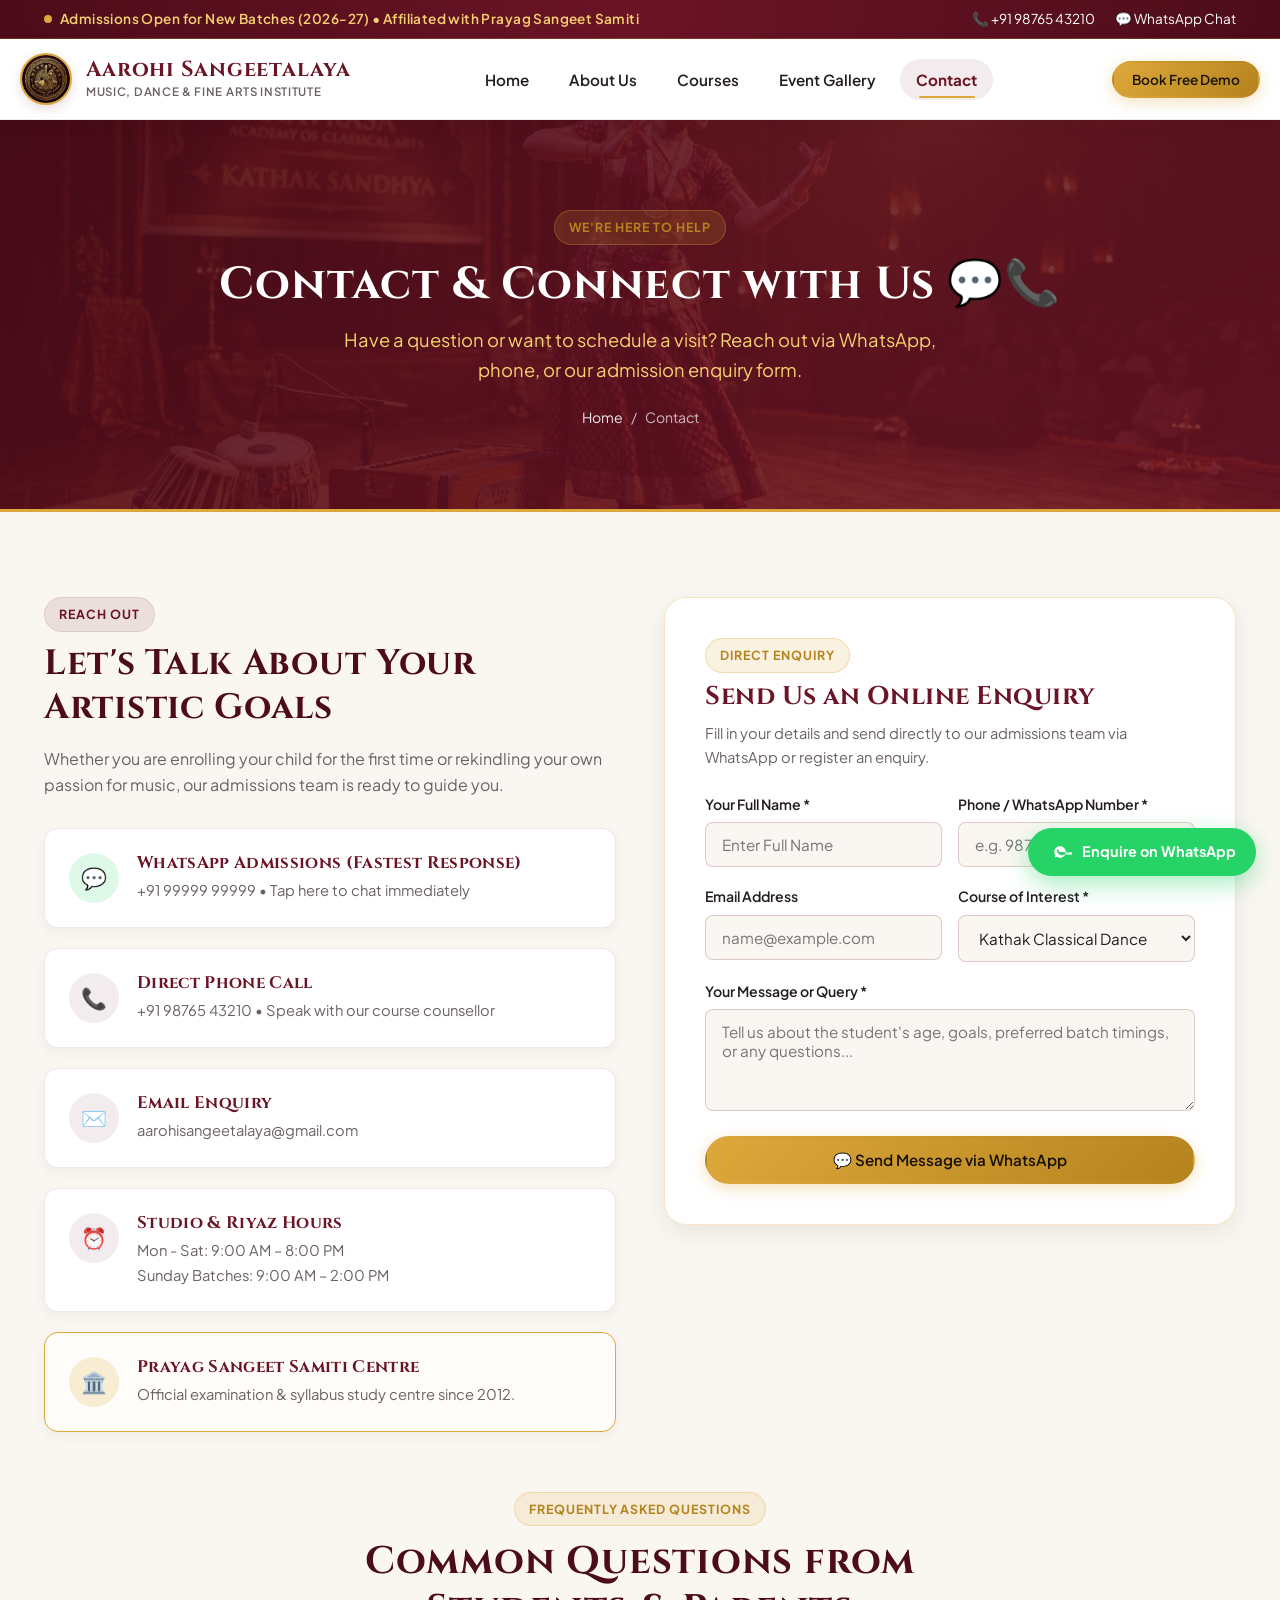
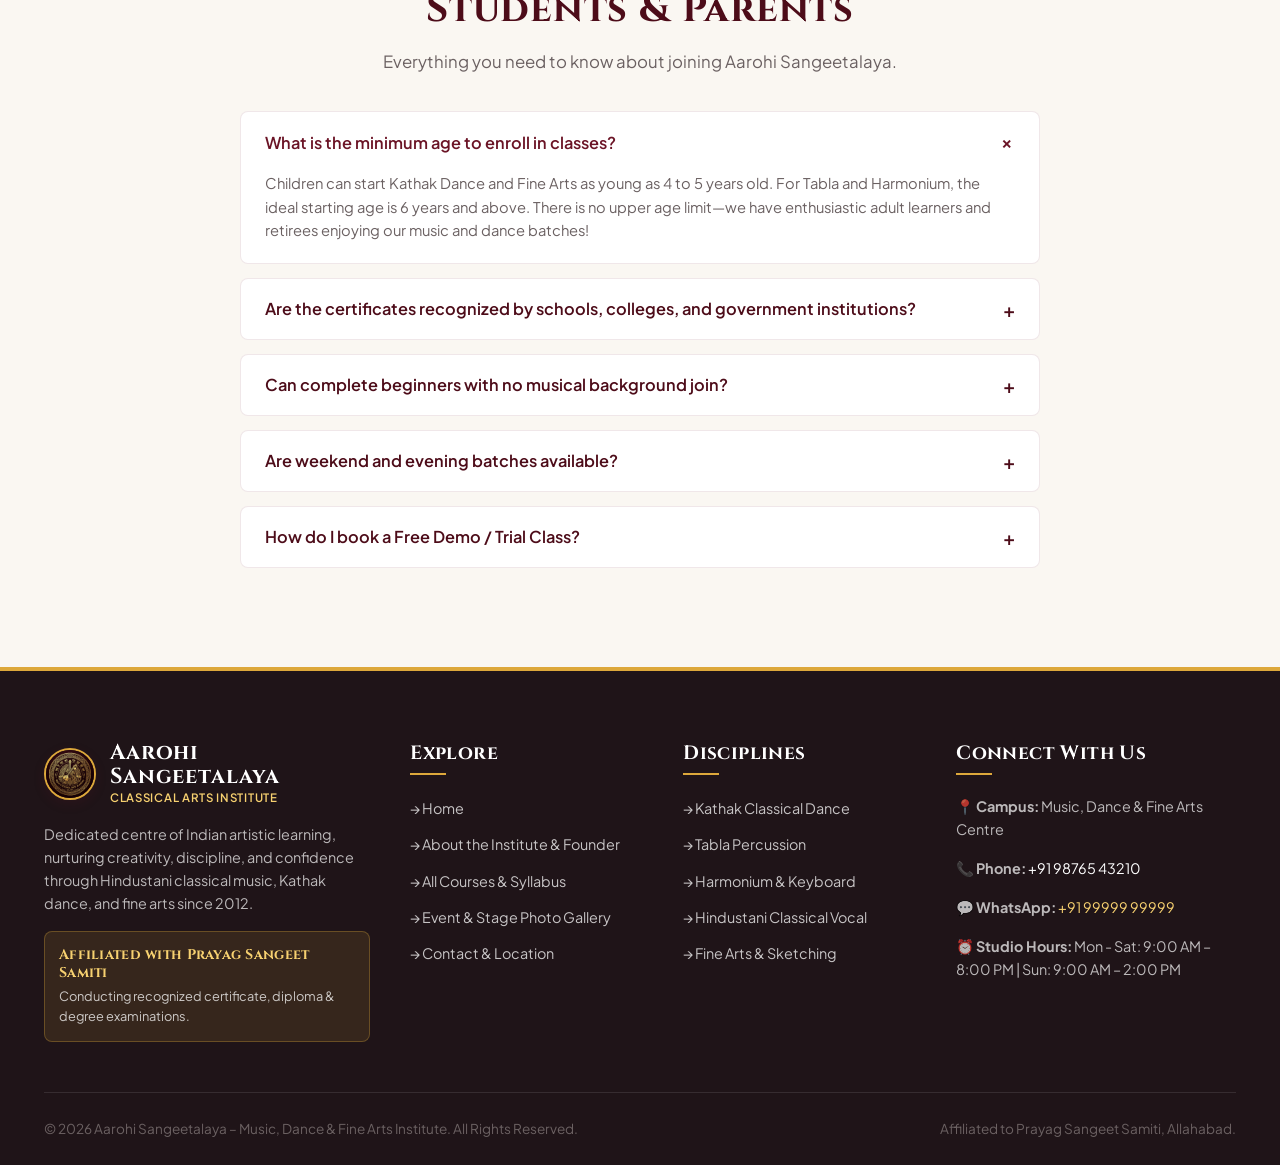
<file: contact.html>
<!DOCTYPE html>
<html lang="en">
<head>
  <meta charset="UTF-8">
  <meta name="viewport" content="width=device-width, initial-scale=1.0">
  <meta http-equiv="X-UA-Compatible" content="ie=edge">
  
  <!-- SEO Primary Meta Tags -->
  <title>Contact Us & Book Free Trial Class | Aarohi Sangeetalaya</title>
  <meta name="title" content="Contact Us & Book Free Trial Class | Aarohi Sangeetalaya">
  <meta name="description" content="Get in touch with Aarohi Sangeetalaya. Inquire about Kathak dance, Tabla, Harmonium, Vocal, or Fine Arts classes. Book your free demo class or chat with our admissions team on WhatsApp.">
  <meta name="keywords" content="contact aarohi sangeetalaya, book music demo class, kathak admission, tabla class enquiry, music academy phone number, prayag sangeet samiti admission">
  <meta name="author" content="Aarohi Sangeetalaya">
  <meta name="robots" content="index, follow">
  <link rel="canonical" href="https://www.aarohisangeetalaya.com/contact.html">

  <!-- Open Graph / WhatsApp Sharing -->
  <meta property="og:type" content="website">
  <meta property="og:url" content="https://www.aarohisangeetalaya.com/contact.html">
  <meta property="og:title" content="Contact Aarohi Sangeetalaya | Admissions & Free Trial">
  <meta property="og:description" content="Reach out to us for class admissions, demo sessions, and course fees. Connect via WhatsApp or direct phone call.">
  <meta property="og:image" content="images/hero-bg.jpg">

  <!-- Google Fonts Preconnect & Stylesheet -->
  <link rel="preconnect" href="https://fonts.googleapis.com">
  <link rel="preconnect" href="https://fonts.gstatic.com" crossorigin>
  <link href="https://fonts.googleapis.com/css2?family=Cinzel:wght@600;700;800&family=Plus+Jakarta+Sans:wght@400;500;600;700&family=Playfair+Display:ital,wght@0,600;1,600&display=swap" rel="stylesheet">

  <link rel="stylesheet" href="css/style.css">
  <link rel="icon" type="image/png" href="images/logo.png">

  <!-- JSON-LD ContactPage Schema -->
  <script type="application/ld+json">
  {
    "@context": "https://schema.org",
    "@type": "ContactPage",
    "name": "Contact Aarohi Sangeetalaya",
    "url": "https://www.aarohisangeetalaya.com/contact.html",
    "mainEntity": {
      "@type": "MusicSchool",
      "name": "Aarohi Sangeetalaya",
      "telephone": "+91-9876543210",
      "email": "aarohisangeetalaya@gmail.com",
      "openingHoursSpecification": [
        {
          "@type": "OpeningHoursSpecification",
          "dayOfWeek": ["Monday", "Tuesday", "Wednesday", "Thursday", "Friday", "Saturday"],
          "opens": "09:00",
          "closes": "20:00"
        },
        {
          "@type": "OpeningHoursSpecification",
          "dayOfWeek": "Sunday",
          "opens": "09:00",
          "closes": "14:00"
        }
      ]
    }
  }
  </script>
</head>
<body>

  <!-- Top Announcement Bar -->
  <div class="top-bar">
    <div class="container top-bar-content">
      <div class="top-bar-badge">
        <span class="pulse-dot"></span>
        <span>Admissions Open for New Batches (2026-27) • Affiliated with Prayag Sangeet Samiti</span>
      </div>
      <div class="top-bar-links">
        <a href="tel:+919876543210">📞 +91 98765 43210</a>
        <a href="https://wa.me/919999999999?text=Hi%20Aarohi%20Sangeetalaya,%20I%20am%20interested%20in%20a%20Free%20Trial%20Class!" target="_blank" rel="noopener">💬 WhatsApp Chat</a>
      </div>
    </div>
  </div>

  <!-- Header & Nav -->
  <header>
    <div class="container header-inner">
      <a href="index.html" class="brand-logo" aria-label="Aarohi Sangeetalaya Home">
        <img src="images/logo.png" alt="Aarohi Sangeetalaya Emblem">
        <div class="brand-info">
          <span class="brand-name">Aarohi Sangeetalaya</span>
          <span class="brand-tagline">Music, Dance & Fine Arts Institute</span>
        </div>
      </a>

      <button class="menu-toggle" id="menu-toggle" aria-label="Toggle navigation menu" aria-expanded="false">
        ☰
      </button>

      <nav id="nav">
        <div class="nav-drawer-header">
          <span class="nav-drawer-title">Aarohi Sangeetalaya</span>
          <button class="nav-drawer-close" aria-label="Close navigation menu">✕</button>
        </div>
        <ul>
          <li><a href="index.html" class="nav-link">Home</a></li>
          <li><a href="about.html" class="nav-link">About Us</a></li>
          <li><a href="courses.html" class="nav-link">Courses</a></li>
          <li><a href="gallery.html" class="nav-link">Event Gallery</a></li>
          <li><a href="contact.html" class="nav-link active">Contact</a></li>
        </ul>
      </nav>

      <div class="header-cta-group">
        <button class="btn btn-primary btn-sm open-enquiry-modal" data-course="General Enquiry">
          Book Free Demo
        </button>
      </div>
    </div>
  </header>

  <!-- Page Header -->
  <section class="inner-page-header">
    <div class="container">
      <span class="badge badge-gold" style="margin-bottom: 12px;">We're Here to Help</span>
      <h1>Contact & Connect with Us 💬📞</h1>
      <p>Have a question or want to schedule a visit? Reach out via WhatsApp, phone, or our admission enquiry form.</p>
      <div class="breadcrumbs">
        <a href="index.html">Home</a> <span>/</span> <span>Contact</span>
      </div>
    </div>
  </section>

  <!-- Contact & Enquiry Grid -->
  <section>
    <div class="container">
      
      <div class="contact-grid">
        
        <!-- Left: Quick Contact Info Cards -->
        <div>
          <span class="badge badge-maroon" style="margin-bottom: 10px;">Reach Out</span>
          <h2 style="font-size: 2.2rem; margin-bottom: 16px;">Let's Talk About Your Artistic Goals</h2>
          <p style="margin-bottom: 30px;">
            Whether you are enrolling your child for the first time or rekindling your own passion for music, our admissions team is ready to guide you.
          </p>

          <div class="contact-card-list">
            
            <!-- WhatsApp Card -->
            <a href="https://wa.me/919999999999?text=Hello%20Aarohi%20Sangeetalaya,%20I%20would%20like%20to%20enquire%20about%20classes" target="_blank" rel="noopener" class="contact-info-card">
              <div class="contact-card-icon" style="background: rgba(37, 211, 102, 0.15); color: #25D366;">
                💬
              </div>
              <div class="contact-card-text">
                <h4>WhatsApp Admissions (Fastest Response)</h4>
                <p>+91 99999 99999 • Tap here to chat immediately</p>
              </div>
            </a>

            <!-- Phone Card -->
            <a href="tel:+919876543210" class="contact-info-card">
              <div class="contact-card-icon">
                📞
              </div>
              <div class="contact-card-text">
                <h4>Direct Phone Call</h4>
                <p>+91 98765 43210 • Speak with our course counsellor</p>
              </div>
            </a>

            <!-- Email Card -->
            <a href="mailto:aarohisangeetalaya@gmail.com" class="contact-info-card">
              <div class="contact-card-icon">
                ✉️
              </div>
              <div class="contact-card-text">
                <h4>Email Enquiry</h4>
                <p>aarohisangeetalaya@gmail.com</p>
              </div>
            </a>

            <!-- Hours Card -->
            <div class="contact-info-card">
              <div class="contact-card-icon">
                ⏰
              </div>
              <div class="contact-card-text">
                <h4>Studio & Riyaz Hours</h4>
                <p>Mon - Sat: 9:00 AM – 8:00 PM<br>Sunday Batches: 9:00 AM – 2:00 PM</p>
              </div>
            </div>

            <!-- Affiliation Notice -->
            <div class="contact-info-card" style="border-color: var(--accent-gold); background: #FFFDF9;">
              <div class="contact-card-icon" style="background: rgba(221, 168, 59, 0.2); color: var(--accent-gold-dark);">
                🏛️
              </div>
              <div class="contact-card-text">
                <h4>Prayag Sangeet Samiti Centre</h4>
                <p>Official examination & syllabus study centre since 2012.</p>
              </div>
            </div>

          </div>
        </div>

        <!-- Right: Modern Contact Form -->
        <div>
          <div class="contact-form-wrapper">
            <span class="badge badge-gold" style="margin-bottom: 8px;">Direct Enquiry</span>
            <h3 style="font-size: 1.6rem; color: var(--primary); margin-bottom: 8px;">Send Us an Online Enquiry</h3>
            <p style="font-size: 0.92rem; color: var(--text-muted); margin-bottom: 24px;">
              Fill in your details and send directly to our admissions team via WhatsApp or register an enquiry.
            </p>

            <form id="contactForm">
              <div class="form-row">
                <div class="form-group">
                  <label for="name">Your Full Name *</label>
                  <input type="text" id="name" class="form-control" placeholder="Enter Full Name" required>
                </div>
                <div class="form-group">
                  <label for="phone">Phone / WhatsApp Number *</label>
                  <input type="tel" id="phone" class="form-control" placeholder="e.g. 9876543210" required>
                </div>
              </div>

              <div class="form-row">
                <div class="form-group">
                  <label for="email">Email Address</label>
                  <input type="email" id="email" class="form-control" placeholder="name@example.com">
                </div>
                <div class="form-group">
                  <label for="subject">Course of Interest *</label>
                  <select id="subject" class="form-control" required>
                    <option value="Kathak Classical Dance">Kathak Classical Dance</option>
                    <option value="Tabla Percussion">Tabla Percussion</option>
                    <option value="Harmonium & Keyboard">Harmonium & Keyboard</option>
                    <option value="Hindustani Classical Vocal">Hindustani Classical Vocal</option>
                    <option value="Fine Arts & Drawing">Fine Arts & Drawing</option>
                    <option value="Weekend Hobby Batch">Weekend Hobby Batch</option>
                    <option value="General Admission Query">General Admission Query</option>
                  </select>
                </div>
              </div>

              <div class="form-group">
                <label for="message">Your Message or Query *</label>
                <textarea id="message" class="form-control" rows="4" placeholder="Tell us about the student's age, goals, preferred batch timings, or any questions..." required></textarea>
              </div>

              <div style="display: flex; gap: 14px; flex-wrap: wrap;">
                <button type="submit" class="btn btn-primary" style="flex: 1;">
                  💬 Send Message via WhatsApp
                </button>
              </div>
            </form>
          </div>
        </div>

      </div>

      <!-- FAQ Section -->
      <div class="faq-section">
        <div class="section-header" style="margin-bottom: 35px;">
          <span class="badge badge-gold">Frequently Asked Questions</span>
          <h2>Common Questions from Students & Parents</h2>
          <p>Everything you need to know about joining Aarohi Sangeetalaya.</p>
        </div>

        <div class="faq-item active">
          <button class="faq-question">
            <span>What is the minimum age to enroll in classes?</span>
            <span class="faq-toggle-icon">+</span>
          </button>
          <div class="faq-answer">
            Children can start Kathak Dance and Fine Arts as young as 4 to 5 years old. For Tabla and Harmonium, the ideal starting age is 6 years and above. There is no upper age limit—we have enthusiastic adult learners and retirees enjoying our music and dance batches!
          </div>
        </div>

        <div class="faq-item">
          <button class="faq-question">
            <span>Are the certificates recognized by schools, colleges, and government institutions?</span>
            <span class="faq-toggle-icon">+</span>
          </button>
          <div class="faq-answer">
            Yes! Aarohi Sangeetalaya is affiliated with <strong>Prayag Sangeet Samiti, Allahabad</strong>, one of India’s most prestigious and recognized cultural examination boards. Certifications (such as Prathama, Madhyama, Visharad degree, and Praveen master's) carry official weight across academic institutions and employment qualifications.
          </div>
        </div>

        <div class="faq-item">
          <button class="faq-question">
            <span>Can complete beginners with no musical background join?</span>
            <span class="faq-toggle-icon">+</span>
          </button>
          <div class="faq-answer">
            Absolutely! More than 80% of our students join with zero prior experience. Our Gurus begin from the very basics—posture, hand mudras, tatkar rhythm, or fundamental swaras—guiding each student at their own comfortable pace.
          </div>
        </div>

        <div class="faq-item">
          <button class="faq-question">
            <span>Are weekend and evening batches available?</span>
            <span class="faq-toggle-icon">+</span>
          </button>
          <div class="faq-answer">
            Yes, we offer flexible timings specifically created for school students and working professionals. Weekend batches run on Saturday evenings and Sunday mornings, along with regular weekday evening slots (4:00 PM to 8:00 PM).
          </div>
        </div>

        <div class="faq-item">
          <button class="faq-question">
            <span>How do I book a Free Demo / Trial Class?</span>
            <span class="faq-toggle-icon">+</span>
          </button>
          <div class="faq-answer">
            Simply click the <strong>"Book Free Demo"</strong> button at the top of any page or message us directly on WhatsApp at <strong>+91 99999 99999</strong>. We will schedule a convenient 30-minute 1-on-1 trial session where you can meet the teacher, inspect the studio, and experience the class before making any commitment.
          </div>
        </div>

      </div>

    </div>
  </section>

  <!-- Footer -->
  <footer>
    <div class="container">
      <div class="footer-grid">
        <div class="footer-col">
          <div class="brand-logo" style="margin-bottom: 16px;">
            <img src="images/logo.png" alt="Aarohi Sangeetalaya Logo">
            <div class="brand-info">
              <span class="brand-name" style="color: #FFF;">Aarohi Sangeetalaya</span>
              <span class="brand-tagline" style="color: var(--accent-gold-light);">Classical Arts Institute</span>
            </div>
          </div>
          <p>
            Dedicated centre of Indian artistic learning, nurturing creativity, discipline, and confidence through Hindustani classical music, Kathak dance, and fine arts since 2012.
          </p>
          <div class="footer-affiliation-badge">
            <h5>Affiliated with Prayag Sangeet Samiti</h5>
            <p>Conducting recognized certificate, diploma & degree examinations.</p>
          </div>
        </div>

        <div class="footer-col">
          <h4>Explore</h4>
          <ul class="footer-links">
            <li><a href="index.html">→ Home</a></li>
            <li><a href="about.html">→ About the Institute & Founder</a></li>
            <li><a href="courses.html">→ All Courses & Syllabus</a></li>
            <li><a href="gallery.html">→ Event & Stage Photo Gallery</a></li>
            <li><a href="contact.html">→ Contact & Location</a></li>
          </ul>
        </div>

        <div class="footer-col">
          <h4>Disciplines</h4>
          <ul class="footer-links">
            <li><a href="courses.html#kathak">→ Kathak Classical Dance</a></li>
            <li><a href="courses.html#tabla">→ Tabla Percussion</a></li>
            <li><a href="courses.html#harmonium">→ Harmonium & Keyboard</a></li>
            <li><a href="courses.html#vocal">→ Hindustani Classical Vocal</a></li>
            <li><a href="courses.html#arts">→ Fine Arts & Sketching</a></li>
          </ul>
        </div>

        <div class="footer-col">
          <h4>Connect With Us</h4>
          <p>📍 <strong>Campus:</strong> Music, Dance & Fine Arts Centre</p>
          <p>📞 <strong>Phone:</strong> <a href="tel:+919876543210" style="color:#FFF;">+91 98765 43210</a></p>
          <p>💬 <strong>WhatsApp:</strong> <a href="https://wa.me/919999999999" target="_blank" rel="noopener" style="color:var(--accent-gold-light);">+91 99999 99999</a></p>
          <p>⏰ <strong>Studio Hours:</strong> Mon - Sat: 9:00 AM – 8:00 PM | Sun: 9:00 AM – 2:00 PM</p>
        </div>
      </div>

      <div class="footer-bottom">
        <p>© 2026 Aarohi Sangeetalaya – Music, Dance & Fine Arts Institute. All Rights Reserved.</p>
        <p>Affiliated to Prayag Sangeet Samiti, Allahabad.</p>
      </div>
    </div>
  </footer>

  <!-- Floating WhatsApp Action -->
  <div class="floating-actions-container">
    <a href="https://wa.me/919999999999?text=Hi%20Aarohi%20Sangeetalaya,%20I%20am%20interested%20in%20taking%20a%20Free%20Trial%20Class!" 
       class="floating-whatsapp-btn" 
       target="_blank" 
       rel="noopener"
       aria-label="Chat on WhatsApp">
      <svg viewBox="0 0 24 24">
        <path d="M12.031 6.172c-3.181 0-5.767 2.586-5.768 5.766-.001 1.298.38 2.27 1.019 3.287l-.582 2.128 2.182-.573c.978.58 1.911.928 3.145.929 3.178 0 5.767-2.587 5.768-5.766.001-3.187-2.575-5.77-5.764-5.771zm3.392 8.244c-.144.405-.837.774-1.17.824-.312.045-.697.072-2.128-.519-1.523-.63-2.518-2.179-2.594-2.28-.076-.102-.625-.831-.625-1.585 0-.753.393-1.124.534-1.277.142-.153.311-.192.415-.192.103 0 .208.002.298.006.096.004.225-.036.352.268.13.312.443 1.077.481 1.155.039.078.065.169.013.273-.052.104-.078.169-.156.26-.078.091-.163.203-.233.272-.078.077-.16.16-.068.318.091.157.406.67 87 1.084.597.533 1.101.698 1.258.776.156.078.26.117.299.182.039.065.039.377-.105.782z"/>
      </svg>
      <span>Enquire on WhatsApp</span>
    </a>
  </div>

  <!-- Global Booking Modal -->
  <div class="modal-overlay" id="bookingModal" role="dialog" aria-modal="true" aria-labelledby="modalTitle">
    <div class="modal-dialog">
      <button class="modal-close-icon" aria-label="Close booking modal">✕</button>
      <div class="modal-header">
        <span class="badge badge-gold" style="margin-bottom: 8px;">Admission & Trial</span>
        <h3 id="modalTitle">Book Your Free Trial Class 🎶</h3>
        <p>Experience our Gurus' teaching firsthand with no fees and no commitment.</p>
      </div>

      <form id="bookingForm">
        <div class="form-row">
          <div class="form-group">
            <label for="modalStudentName">Student / Parent Name *</label>
            <input type="text" id="modalStudentName" class="form-control" placeholder="Enter Full Name" required>
          </div>
          <div class="form-group">
            <label for="modalStudentPhone">WhatsApp / Phone No. *</label>
            <input type="tel" id="modalStudentPhone" class="form-control" placeholder="e.g. 9876543210" required>
          </div>
        </div>

        <div class="form-row">
          <div class="form-group">
            <label for="bookingCourseSelect">Discipline of Interest *</label>
            <select id="bookingCourseSelect" class="form-control" required>
              <option value="Kathak Dance">Kathak Classical Dance</option>
              <option value="Tabla Percussion">Tabla Percussion</option>
              <option value="Harmonium & Keyboard">Harmonium & Keyboard</option>
              <option value="Hindustani Classical Vocal">Hindustani Classical Vocal</option>
              <option value="Fine Arts & Sketching">Fine Arts & Drawing</option>
              <option value="General Enquiry">General Admission Counselling</option>
            </select>
          </div>
          <div class="form-group">
            <label for="modalPreferredTiming">Preferred Batch Timing</label>
            <select id="modalPreferredTiming" class="form-control">
              <option value="Weekday Evenings (4 PM - 8 PM)">Weekday Evenings (4 PM - 8 PM)</option>
              <option value="Weekend Mornings (Sat/Sun)">Weekend Mornings (Sat/Sun)</option>
              <option value="Flexible / Online 1-on-1">Flexible / Online 1-on-1</option>
            </select>
          </div>
        </div>

        <div class="form-group">
          <label for="modalNotes">Any specific message or question? (Optional)</label>
          <textarea id="modalNotes" class="form-control" rows="3" placeholder="Tell us about student's age, prior experience, or preferred days..."></textarea>
        </div>

        <div class="modal-actions">
          <button type="button" id="btnModalWhatsapp" class="btn btn-primary" style="flex: 1;">
            💬 Submit via WhatsApp
          </button>
          <button type="submit" class="btn btn-maroon" style="flex: 1;">
            Register Trial Class
          </button>
        </div>
      </form>
    </div>
  </div>

  <script src="js/main.js"></script>
</body>
</html>
</file>
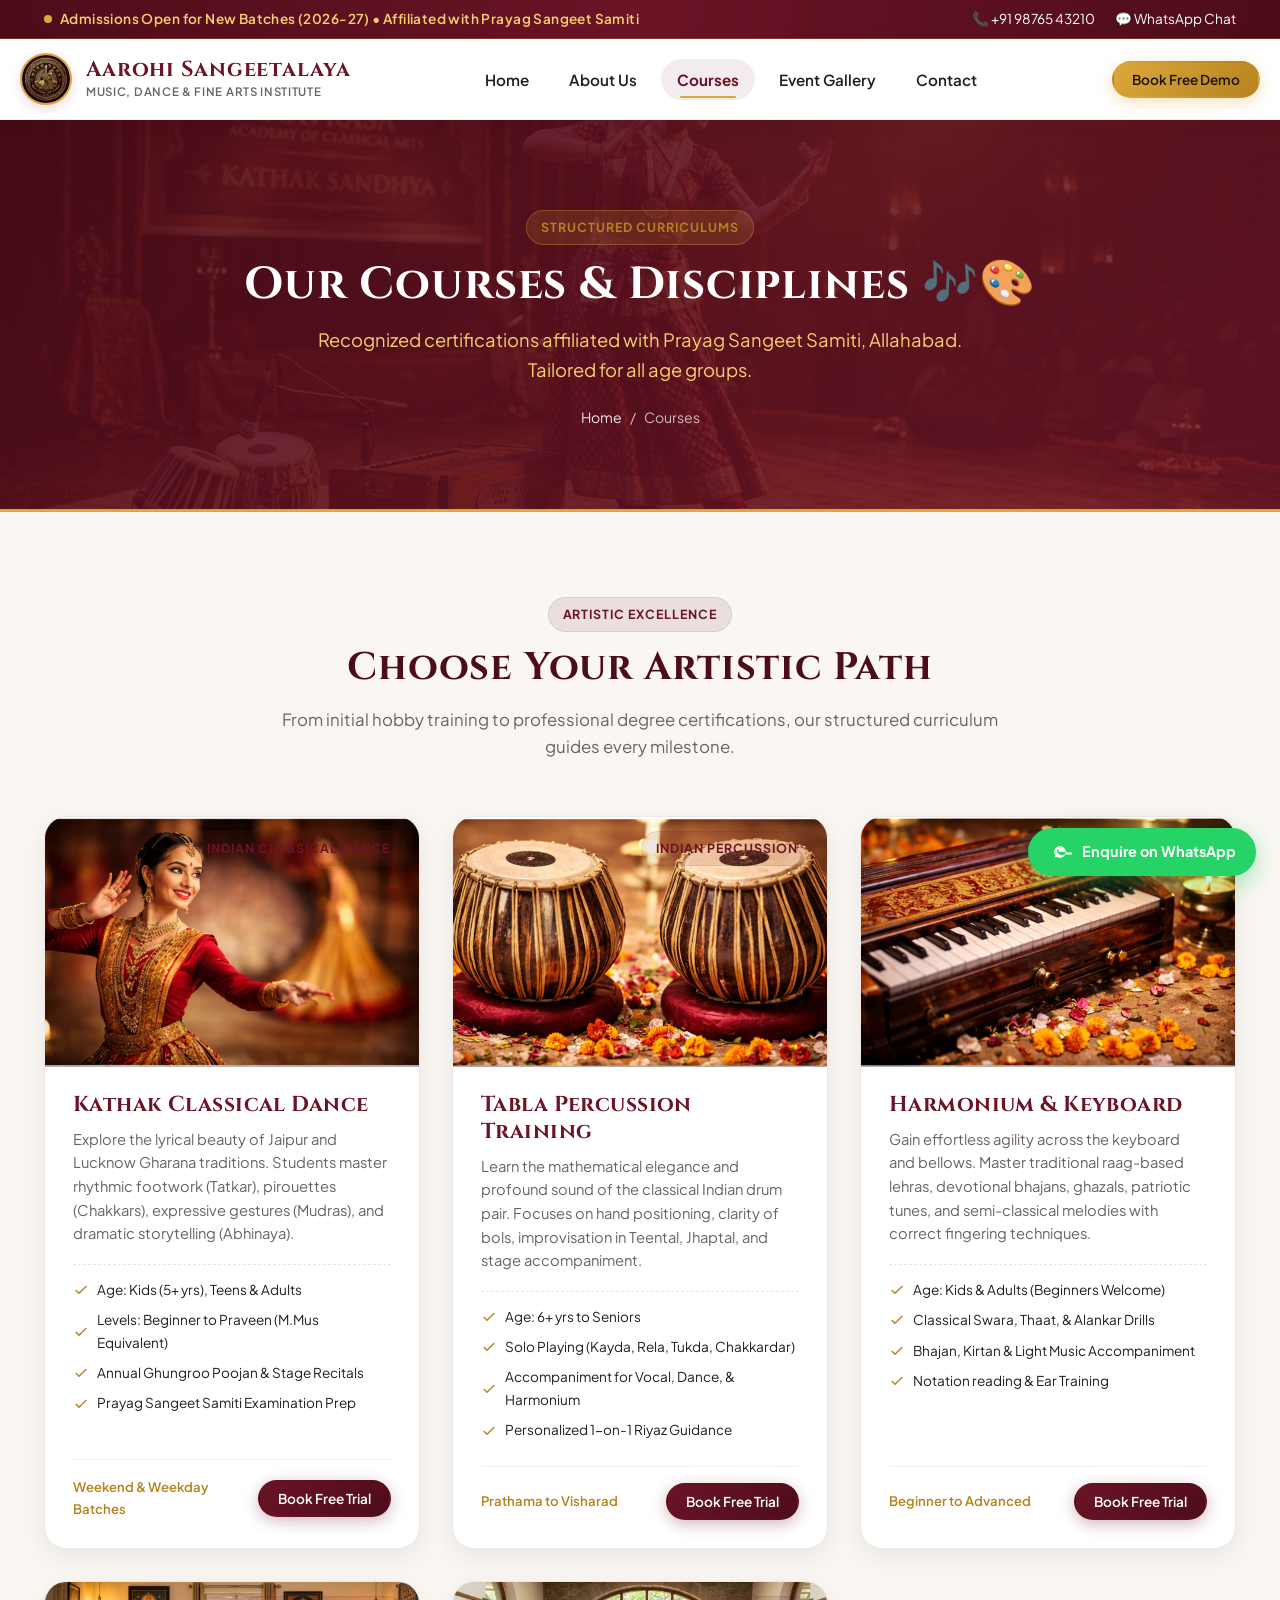
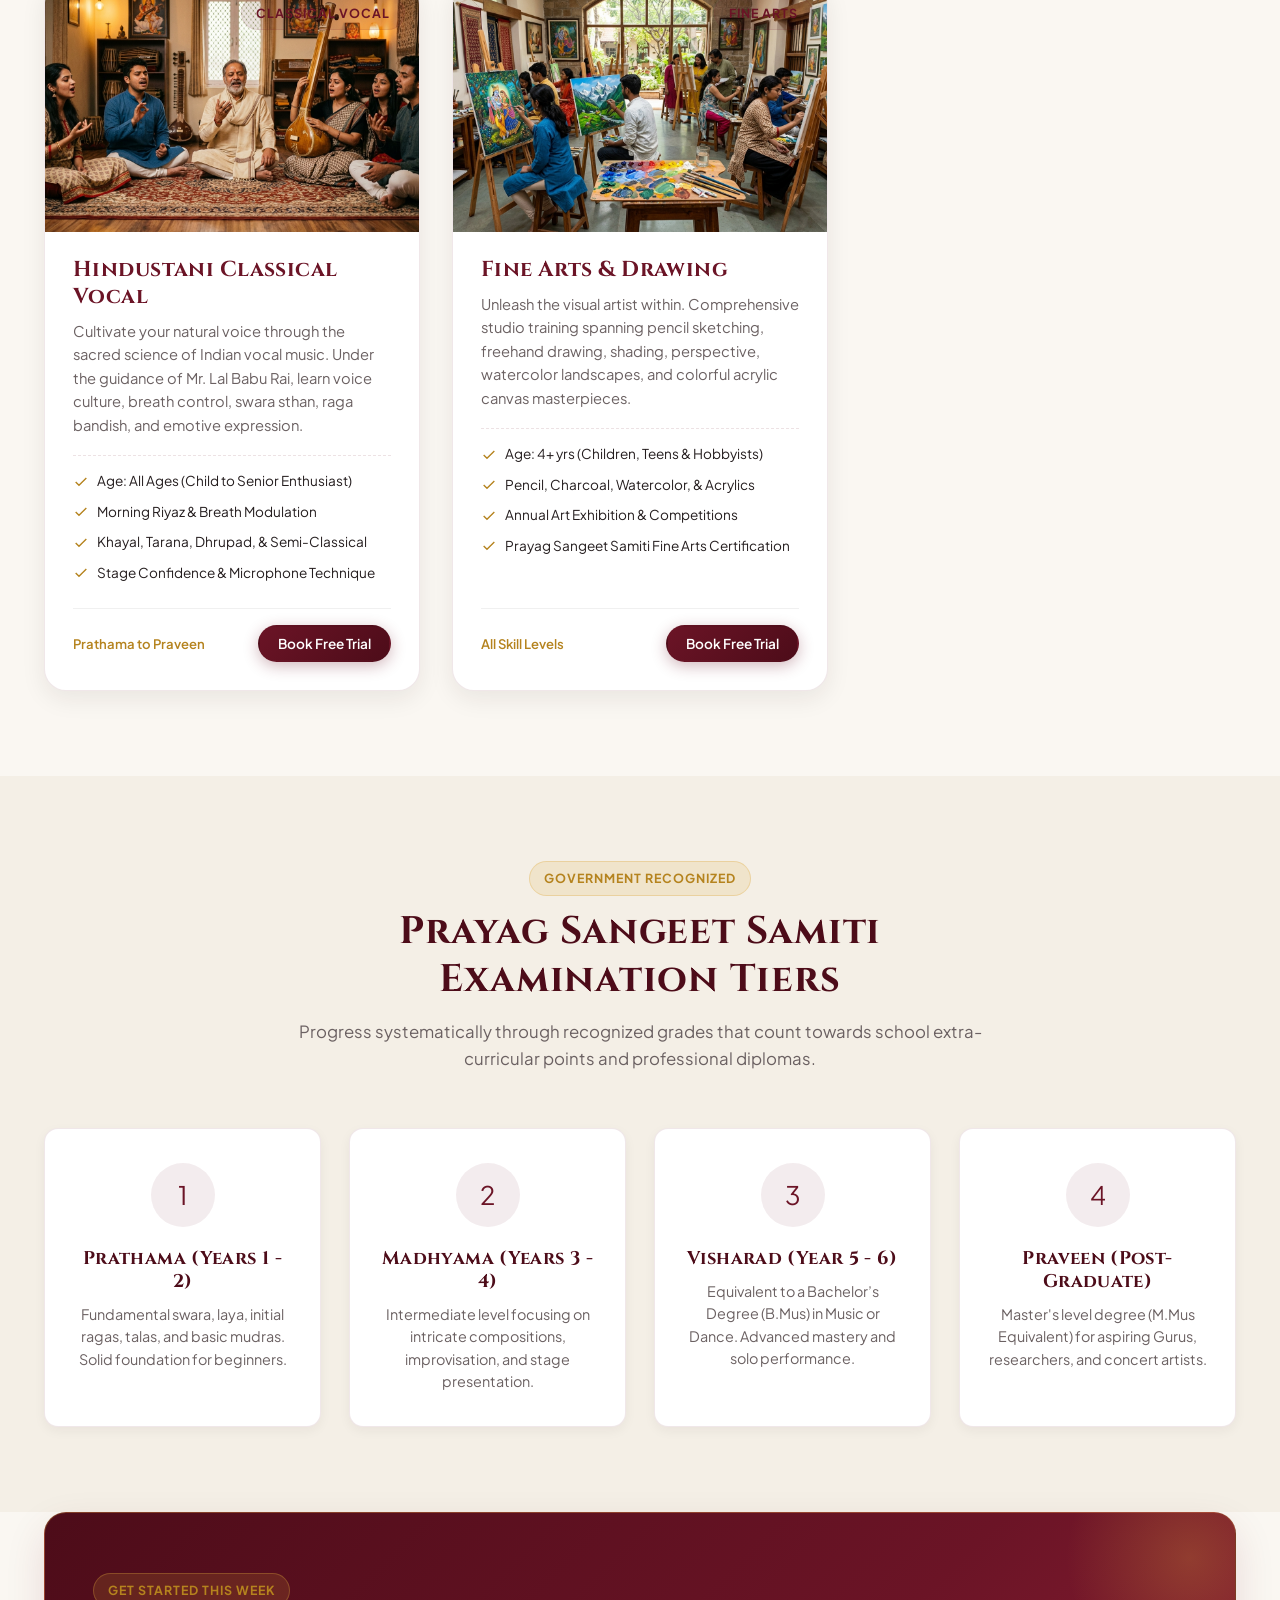
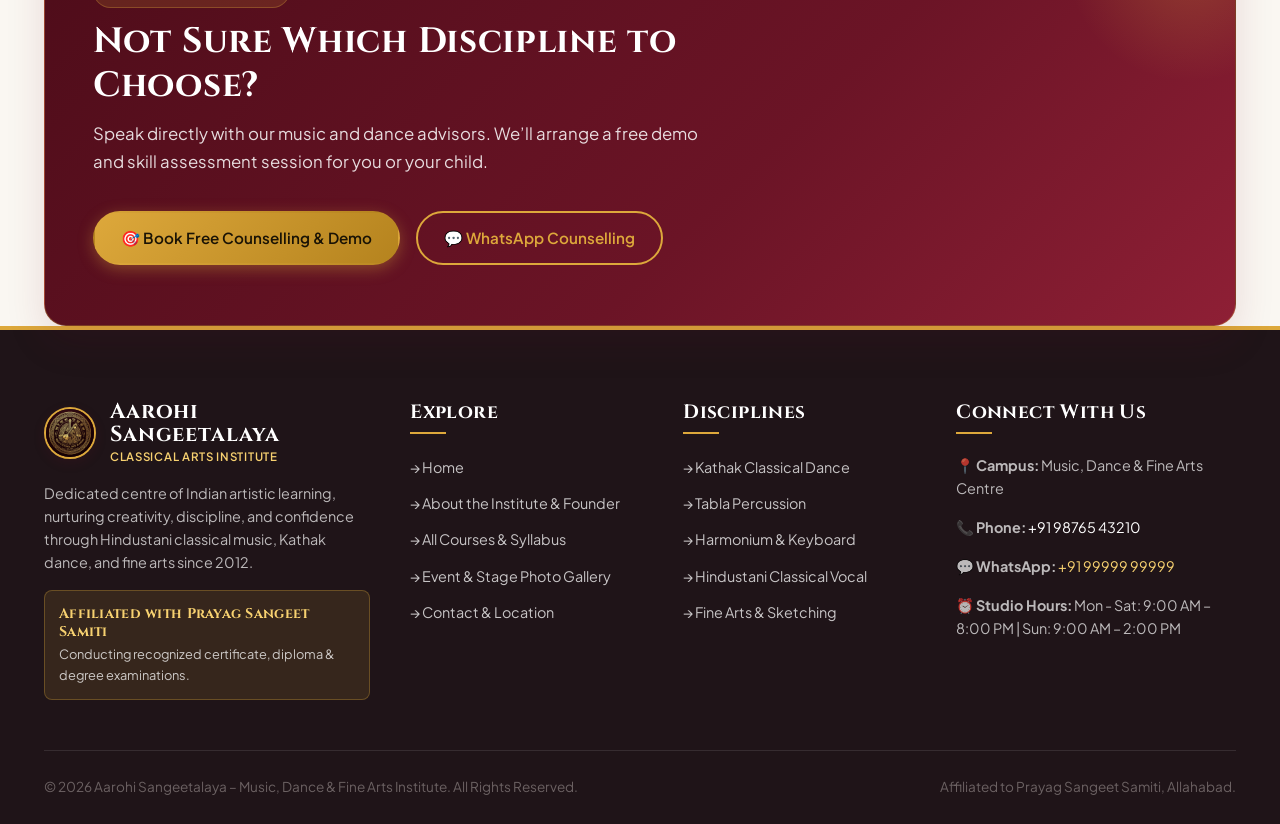
<file: courses.html>
<!DOCTYPE html>
<html lang="en">
<head>
  <meta charset="UTF-8">
  <meta name="viewport" content="width=device-width, initial-scale=1.0">
  <meta http-equiv="X-UA-Compatible" content="ie=edge">
  
  <!-- SEO Primary Meta Tags -->
  <title>Courses & Syllabus | Kathak Dance, Tabla, Harmonium, Vocal - Aarohi Sangeetalaya</title>
  <meta name="title" content="Courses & Syllabus | Kathak Dance, Tabla, Harmonium, Vocal - Aarohi Sangeetalaya">
  <meta name="description" content="Explore certified courses in Indian Classical Dance (Kathak), Tabla, Harmonium, Hindustani Classical Singing, and Fine Arts at Aarohi Sangeetalaya. Affiliated with Prayag Sangeet Samiti. Classes for kids, adults, and exam aspirants.">
  <meta name="keywords" content="kathak dance syllabus, tabla training courses, harmonium classes, classical vocal course, prayag sangeet samiti exams, fine arts course">
  <meta name="author" content="Aarohi Sangeetalaya">
  <meta name="robots" content="index, follow">
  <link rel="canonical" href="https://www.aarohisangeetalaya.com/courses.html">

  <!-- Open Graph / WhatsApp Sharing -->
  <meta property="og:type" content="website">
  <meta property="og:url" content="https://www.aarohisangeetalaya.com/courses.html">
  <meta property="og:title" content="Courses & Syllabus | Aarohi Sangeetalaya">
  <meta property="og:description" content="Certified classical arts curriculums in Kathak, Tabla, Harmonium, Vocal & Fine Arts. Book a free demo class today.">
  <meta property="og:image" content="images/kathak.jpg">

  <!-- Google Fonts Preconnect & Stylesheet -->
  <link rel="preconnect" href="https://fonts.googleapis.com">
  <link rel="preconnect" href="https://fonts.gstatic.com" crossorigin>
  <link href="https://fonts.googleapis.com/css2?family=Cinzel:wght@600;700;800&family=Plus+Jakarta+Sans:wght@400;500;600;700&family=Playfair+Display:ital,wght@0,600;1,600&display=swap" rel="stylesheet">

  <link rel="stylesheet" href="css/style.css">
  <link rel="icon" type="image/png" href="images/logo.png">

  <!-- JSON-LD Courses Schema -->
  <script type="application/ld+json">
  {
    "@context": "https://schema.org",
    "@type": "ItemList",
    "name": "Courses offered by Aarohi Sangeetalaya",
    "itemListElement": [
      {
        "@type": "Course",
        "name": "Kathak Classical Dance",
        "provider": "Aarohi Sangeetalaya",
        "description": "Comprehensive Kathak training from Prathama to Visharad with Prayag Sangeet Samiti certification."
      },
      {
        "@type": "Course",
        "name": "Tabla Percussion Training",
        "provider": "Aarohi Sangeetalaya",
        "description": "Taal, theka, kayda, rela, and classical accompaniment."
      },
      {
        "@type": "Course",
        "name": "Harmonium & Keyboard Lessons",
        "provider": "Aarohi Sangeetalaya",
        "description": "Classical ragas, voice accompaniment, bhajans, and finger technique."
      },
      {
        "@type": "Course",
        "name": "Hindustani Classical Vocal",
        "provider": "Aarohi Sangeetalaya",
        "description": "Voice culture, swara sadhana, alankars, bandish, and raga theory."
      },
      {
        "@type": "Course",
        "name": "Fine Arts & Drawing",
        "provider": "Aarohi Sangeetalaya",
        "description": "Sketching, acrylics, oil painting, watercolor, and creative certification."
      }
    ]
  }
  </script>
</head>
<body>

  <!-- Top Announcement Bar -->
  <div class="top-bar">
    <div class="container top-bar-content">
      <div class="top-bar-badge">
        <span class="pulse-dot"></span>
        <span>Admissions Open for New Batches (2026-27) • Affiliated with Prayag Sangeet Samiti</span>
      </div>
      <div class="top-bar-links">
        <a href="tel:+919876543210">📞 +91 98765 43210</a>
        <a href="https://wa.me/919999999999?text=Hi%20Aarohi%20Sangeetalaya,%20I%20am%20interested%20in%20a%20Free%20Trial%20Class!" target="_blank" rel="noopener">💬 WhatsApp Chat</a>
      </div>
    </div>
  </div>

  <!-- Header & Nav -->
  <header>
    <div class="container header-inner">
      <a href="index.html" class="brand-logo" aria-label="Aarohi Sangeetalaya Home">
        <img src="images/logo.png" alt="Aarohi Sangeetalaya Emblem">
        <div class="brand-info">
          <span class="brand-name">Aarohi Sangeetalaya</span>
          <span class="brand-tagline">Music, Dance & Fine Arts Institute</span>
        </div>
      </a>

      <button class="menu-toggle" id="menu-toggle" aria-label="Toggle navigation menu" aria-expanded="false">
        ☰
      </button>

      <nav id="nav">
        <div class="nav-drawer-header">
          <span class="nav-drawer-title">Aarohi Sangeetalaya</span>
          <button class="nav-drawer-close" aria-label="Close navigation menu">✕</button>
        </div>
        <ul>
          <li><a href="index.html" class="nav-link">Home</a></li>
          <li><a href="about.html" class="nav-link">About Us</a></li>
          <li><a href="courses.html" class="nav-link active">Courses</a></li>
          <li><a href="gallery.html" class="nav-link">Event Gallery</a></li>
          <li><a href="contact.html" class="nav-link">Contact</a></li>
        </ul>
      </nav>

      <div class="header-cta-group">
        <button class="btn btn-primary btn-sm open-enquiry-modal" data-course="General Enquiry">
          Book Free Demo
        </button>
      </div>
    </div>
  </header>

  <!-- Page Header -->
  <section class="inner-page-header">
    <div class="container">
      <span class="badge badge-gold" style="margin-bottom: 12px;">Structured Curriculums</span>
      <h1>Our Courses & Disciplines 🎶🎨</h1>
      <p>Recognized certifications affiliated with Prayag Sangeet Samiti, Allahabad. Tailored for all age groups.</p>
      <div class="breadcrumbs">
        <a href="index.html">Home</a> <span>/</span> <span>Courses</span>
      </div>
    </div>
  </section>

  <!-- Course Catalog -->
  <section>
    <div class="container">
      
      <div class="section-header">
        <span class="badge badge-maroon">Artistic Excellence</span>
        <h2>Choose Your Artistic Path</h2>
        <p>From initial hobby training to professional degree certifications, our structured curriculum guides every milestone.</p>
      </div>

      <div class="course-grid">
        
        <!-- 1. Kathak Dance -->
        <article class="course-card" id="kathak">
          <div class="course-image-wrap">
            <img src="images/kathak.jpg" alt="Kathak Dance Training at Aarohi Sangeetalaya" loading="lazy">
            <div class="course-badge-overlay">
              <span class="badge badge-maroon">Indian Classical Dance</span>
            </div>
          </div>
          <div class="course-body">
            <h3>Kathak Classical Dance</h3>
            <p class="course-desc">
              Explore the lyrical beauty of Jaipur and Lucknow Gharana traditions. Students master rhythmic footwork (Tatkar), pirouettes (Chakkars), expressive gestures (Mudras), and dramatic storytelling (Abhinaya).
            </p>
            <ul class="course-features">
              <li>
                <svg width="16" height="16" viewBox="0 0 24 24" fill="none" stroke="currentColor" stroke-width="2"><polyline points="20 6 9 17 4 12"></polyline></svg>
                Age: Kids (5+ yrs), Teens & Adults
              </li>
              <li>
                <svg width="16" height="16" viewBox="0 0 24 24" fill="none" stroke="currentColor" stroke-width="2"><polyline points="20 6 9 17 4 12"></polyline></svg>
                Levels: Beginner to Praveen (M.Mus Equivalent)
              </li>
              <li>
                <svg width="16" height="16" viewBox="0 0 24 24" fill="none" stroke="currentColor" stroke-width="2"><polyline points="20 6 9 17 4 12"></polyline></svg>
                Annual Ghungroo Poojan & Stage Recitals
              </li>
              <li>
                <svg width="16" height="16" viewBox="0 0 24 24" fill="none" stroke="currentColor" stroke-width="2"><polyline points="20 6 9 17 4 12"></polyline></svg>
                Prayag Sangeet Samiti Examination Prep
              </li>
            </ul>
            <div class="course-card-footer">
              <span class="course-level">Weekend & Weekday Batches</span>
              <button class="btn btn-maroon btn-sm btn-book-demo" data-course="Kathak Classical Dance">
                Book Free Trial
              </button>
            </div>
          </div>
        </article>

        <!-- 2. Tabla Percussion -->
        <article class="course-card" id="tabla">
          <div class="course-image-wrap">
            <img src="images/tabla.jpg" alt="Tabla Classes and Percussion Training" loading="lazy">
            <div class="course-badge-overlay">
              <span class="badge badge-maroon">Indian Percussion</span>
            </div>
          </div>
          <div class="course-body">
            <h3>Tabla Percussion Training</h3>
            <p class="course-desc">
              Learn the mathematical elegance and profound sound of the classical Indian drum pair. Focuses on hand positioning, clarity of bols, improvisation in Teental, Jhaptal, and stage accompaniment.
            </p>
            <ul class="course-features">
              <li>
                <svg width="16" height="16" viewBox="0 0 24 24" fill="none" stroke="currentColor" stroke-width="2"><polyline points="20 6 9 17 4 12"></polyline></svg>
                Age: 6+ yrs to Seniors
              </li>
              <li>
                <svg width="16" height="16" viewBox="0 0 24 24" fill="none" stroke="currentColor" stroke-width="2"><polyline points="20 6 9 17 4 12"></polyline></svg>
                Solo Playing (Kayda, Rela, Tukda, Chakkardar)
              </li>
              <li>
                <svg width="16" height="16" viewBox="0 0 24 24" fill="none" stroke="currentColor" stroke-width="2"><polyline points="20 6 9 17 4 12"></polyline></svg>
                Accompaniment for Vocal, Dance, & Harmonium
              </li>
              <li>
                <svg width="16" height="16" viewBox="0 0 24 24" fill="none" stroke="currentColor" stroke-width="2"><polyline points="20 6 9 17 4 12"></polyline></svg>
                Personalized 1-on-1 Riyaz Guidance
              </li>
            </ul>
            <div class="course-card-footer">
              <span class="course-level">Prathama to Visharad</span>
              <button class="btn btn-maroon btn-sm btn-book-demo" data-course="Tabla Percussion">
                Book Free Trial
              </button>
            </div>
          </div>
        </article>

        <!-- 3. Harmonium & Keyboard -->
        <article class="course-card" id="harmonium">
          <div class="course-image-wrap">
            <img src="images/harmonium.jpg" alt="Harmonium Classes at Aarohi Sangeetalaya" loading="lazy">
            <div class="course-badge-overlay">
              <span class="badge badge-maroon">Instrumental & Melody</span>
            </div>
          </div>
          <div class="course-body">
            <h3>Harmonium & Keyboard</h3>
            <p class="course-desc">
              Gain effortless agility across the keyboard and bellows. Master traditional raag-based lehras, devotional bhajans, ghazals, patriotic tunes, and semi-classical melodies with correct fingering techniques.
            </p>
            <ul class="course-features">
              <li>
                <svg width="16" height="16" viewBox="0 0 24 24" fill="none" stroke="currentColor" stroke-width="2"><polyline points="20 6 9 17 4 12"></polyline></svg>
                Age: Kids & Adults (Beginners Welcome)
              </li>
              <li>
                <svg width="16" height="16" viewBox="0 0 24 24" fill="none" stroke="currentColor" stroke-width="2"><polyline points="20 6 9 17 4 12"></polyline></svg>
                Classical Swara, Thaat, & Alankar Drills
              </li>
              <li>
                <svg width="16" height="16" viewBox="0 0 24 24" fill="none" stroke="currentColor" stroke-width="2"><polyline points="20 6 9 17 4 12"></polyline></svg>
                Bhajan, Kirtan & Light Music Accompaniment
              </li>
              <li>
                <svg width="16" height="16" viewBox="0 0 24 24" fill="none" stroke="currentColor" stroke-width="2"><polyline points="20 6 9 17 4 12"></polyline></svg>
                Notation reading & Ear Training
              </li>
            </ul>
            <div class="course-card-footer">
              <span class="course-level">Beginner to Advanced</span>
              <button class="btn btn-maroon btn-sm btn-book-demo" data-course="Harmonium and Keyboard">
                Book Free Trial
              </button>
            </div>
          </div>
        </article>

        <!-- 4. Hindustani Classical Vocal -->
        <article class="course-card" id="vocal">
          <div class="course-image-wrap">
            <img src="images/vocal.jpg" alt="Hindustani Classical Vocal Music Training" loading="lazy">
            <div class="course-badge-overlay">
              <span class="badge badge-maroon">Classical Vocal</span>
            </div>
          </div>
          <div class="course-body">
            <h3>Hindustani Classical Vocal</h3>
            <p class="course-desc">
              Cultivate your natural voice through the sacred science of Indian vocal music. Under the guidance of Mr. Lal Babu Rai, learn voice culture, breath control, swara sthan, raga bandish, and emotive expression.
            </p>
            <ul class="course-features">
              <li>
                <svg width="16" height="16" viewBox="0 0 24 24" fill="none" stroke="currentColor" stroke-width="2"><polyline points="20 6 9 17 4 12"></polyline></svg>
                Age: All Ages (Child to Senior Enthusiast)
              </li>
              <li>
                <svg width="16" height="16" viewBox="0 0 24 24" fill="none" stroke="currentColor" stroke-width="2"><polyline points="20 6 9 17 4 12"></polyline></svg>
                Morning Riyaz & Breath Modulation
              </li>
              <li>
                <svg width="16" height="16" viewBox="0 0 24 24" fill="none" stroke="currentColor" stroke-width="2"><polyline points="20 6 9 17 4 12"></polyline></svg>
                Khayal, Tarana, Dhrupad, & Semi-Classical
              </li>
              <li>
                <svg width="16" height="16" viewBox="0 0 24 24" fill="none" stroke="currentColor" stroke-width="2"><polyline points="20 6 9 17 4 12"></polyline></svg>
                Stage Confidence & Microphone Technique
              </li>
            </ul>
            <div class="course-card-footer">
              <span class="course-level">Prathama to Praveen</span>
              <button class="btn btn-maroon btn-sm btn-book-demo" data-course="Hindustani Classical Vocal">
                Book Free Trial
              </button>
            </div>
          </div>
        </article>

        <!-- 5. Fine Arts & Painting -->
        <article class="course-card" id="arts">
          <div class="course-image-wrap">
            <img src="images/fine_arts.jpg" alt="Fine Arts, Painting and Drawing Studio" loading="lazy">
            <div class="course-badge-overlay">
              <span class="badge badge-maroon">Fine Arts</span>
            </div>
          </div>
          <div class="course-body">
            <h3>Fine Arts & Drawing</h3>
            <p class="course-desc">
              Unleash the visual artist within. Comprehensive studio training spanning pencil sketching, freehand drawing, shading, perspective, watercolor landscapes, and colorful acrylic canvas masterpieces.
            </p>
            <ul class="course-features">
              <li>
                <svg width="16" height="16" viewBox="0 0 24 24" fill="none" stroke="currentColor" stroke-width="2"><polyline points="20 6 9 17 4 12"></polyline></svg>
                Age: 4+ yrs (Children, Teens & Hobbyists)
              </li>
              <li>
                <svg width="16" height="16" viewBox="0 0 24 24" fill="none" stroke="currentColor" stroke-width="2"><polyline points="20 6 9 17 4 12"></polyline></svg>
                Pencil, Charcoal, Watercolor, & Acrylics
              </li>
              <li>
                <svg width="16" height="16" viewBox="0 0 24 24" fill="none" stroke="currentColor" stroke-width="2"><polyline points="20 6 9 17 4 12"></polyline></svg>
                Annual Art Exhibition & Competitions
              </li>
              <li>
                <svg width="16" height="16" viewBox="0 0 24 24" fill="none" stroke="currentColor" stroke-width="2"><polyline points="20 6 9 17 4 12"></polyline></svg>
                Prayag Sangeet Samiti Fine Arts Certification
              </li>
            </ul>
            <div class="course-card-footer">
              <span class="course-level">All Skill Levels</span>
              <button class="btn btn-maroon btn-sm btn-book-demo" data-course="Fine Arts & Sketching">
                Book Free Trial
              </button>
            </div>
          </div>
        </article>

      </div>
    </div>
  </section>

  <!-- Examination & Certification System -->
  <section class="section-alt">
    <div class="container">
      <div class="section-header">
        <span class="badge badge-gold">Government Recognized</span>
        <h2>Prayag Sangeet Samiti Examination Tiers</h2>
        <p>Progress systematically through recognized grades that count towards school extra-curricular points and professional diplomas.</p>
      </div>

      <div class="features-grid">
        <div class="feature-box">
          <div class="feature-icon-circle">1</div>
          <h3>Prathama (Years 1 - 2)</h3>
          <p>Fundamental swara, laya, initial ragas, talas, and basic mudras. Solid foundation for beginners.</p>
        </div>
        <div class="feature-box">
          <div class="feature-icon-circle">2</div>
          <h3>Madhyama (Years 3 - 4)</h3>
          <p>Intermediate level focusing on intricate compositions, improvisation, and stage presentation.</p>
        </div>
        <div class="feature-box">
          <div class="feature-icon-circle">3</div>
          <h3>Visharad (Year 5 - 6)</h3>
          <p>Equivalent to a Bachelor’s Degree (B.Mus) in Music or Dance. Advanced mastery and solo performance.</p>
        </div>
        <div class="feature-box">
          <div class="feature-icon-circle">4</div>
          <h3>Praveen (Post-Graduate)</h3>
          <p>Master's level degree (M.Mus Equivalent) for aspiring Gurus, researchers, and concert artists.</p>
        </div>
      </div>
    </div>
  </section>

  <!-- Trial Class CTA Banner -->
  <section class="cta-banner-section">
    <div class="container">
      <div class="cta-banner-card">
        <div class="cta-banner-text">
          <span class="badge badge-gold" style="margin-bottom: 12px;">Get Started This Week</span>
          <h2>Not Sure Which Discipline to Choose?</h2>
          <p>Speak directly with our music and dance advisors. We’ll arrange a free demo and skill assessment session for you or your child.</p>
        </div>
        <div class="cta-banner-actions">
          <button class="btn btn-primary btn-book-demo" data-course="Course Counselling">
            🎯 Book Free Counselling & Demo
          </button>
          <a href="https://wa.me/919999999999?text=Hi%20Aarohi%20Sangeetalaya,%20I%20need%20help%20choosing%20a%20course" target="_blank" rel="noopener" class="btn btn-outline-gold">
            💬 WhatsApp Counselling
          </a>
        </div>
      </div>
    </div>
  </section>

  <!-- Footer -->
  <footer>
    <div class="container">
      <div class="footer-grid">
        <div class="footer-col">
          <div class="brand-logo" style="margin-bottom: 16px;">
            <img src="images/logo.png" alt="Aarohi Sangeetalaya Logo">
            <div class="brand-info">
              <span class="brand-name" style="color: #FFF;">Aarohi Sangeetalaya</span>
              <span class="brand-tagline" style="color: var(--accent-gold-light);">Classical Arts Institute</span>
            </div>
          </div>
          <p>
            Dedicated centre of Indian artistic learning, nurturing creativity, discipline, and confidence through Hindustani classical music, Kathak dance, and fine arts since 2012.
          </p>
          <div class="footer-affiliation-badge">
            <h5>Affiliated with Prayag Sangeet Samiti</h5>
            <p>Conducting recognized certificate, diploma & degree examinations.</p>
          </div>
        </div>

        <div class="footer-col">
          <h4>Explore</h4>
          <ul class="footer-links">
            <li><a href="index.html">→ Home</a></li>
            <li><a href="about.html">→ About the Institute & Founder</a></li>
            <li><a href="courses.html">→ All Courses & Syllabus</a></li>
            <li><a href="gallery.html">→ Event & Stage Photo Gallery</a></li>
            <li><a href="contact.html">→ Contact & Location</a></li>
          </ul>
        </div>

        <div class="footer-col">
          <h4>Disciplines</h4>
          <ul class="footer-links">
            <li><a href="courses.html#kathak">→ Kathak Classical Dance</a></li>
            <li><a href="courses.html#tabla">→ Tabla Percussion</a></li>
            <li><a href="courses.html#harmonium">→ Harmonium & Keyboard</a></li>
            <li><a href="courses.html#vocal">→ Hindustani Classical Vocal</a></li>
            <li><a href="courses.html#arts">→ Fine Arts & Sketching</a></li>
          </ul>
        </div>

        <div class="footer-col">
          <h4>Connect With Us</h4>
          <p>📍 <strong>Campus:</strong> Music, Dance & Fine Arts Centre</p>
          <p>📞 <strong>Phone:</strong> <a href="tel:+919876543210" style="color:#FFF;">+91 98765 43210</a></p>
          <p>💬 <strong>WhatsApp:</strong> <a href="https://wa.me/919999999999" target="_blank" rel="noopener" style="color:var(--accent-gold-light);">+91 99999 99999</a></p>
          <p>⏰ <strong>Studio Hours:</strong> Mon - Sat: 9:00 AM – 8:00 PM | Sun: 9:00 AM – 2:00 PM</p>
        </div>
      </div>

      <div class="footer-bottom">
        <p>© 2026 Aarohi Sangeetalaya – Music, Dance & Fine Arts Institute. All Rights Reserved.</p>
        <p>Affiliated to Prayag Sangeet Samiti, Allahabad.</p>
      </div>
    </div>
  </footer>

  <!-- Floating WhatsApp Action -->
  <div class="floating-actions-container">
    <a href="https://wa.me/919999999999?text=Hi%20Aarohi%20Sangeetalaya,%20I%20am%20interested%20in%20taking%20a%20Free%20Trial%20Class!" 
       class="floating-whatsapp-btn" 
       target="_blank" 
       rel="noopener"
       aria-label="Chat on WhatsApp">
      <svg viewBox="0 0 24 24">
        <path d="M12.031 6.172c-3.181 0-5.767 2.586-5.768 5.766-.001 1.298.38 2.27 1.019 3.287l-.582 2.128 2.182-.573c.978.58 1.911.928 3.145.929 3.178 0 5.767-2.587 5.768-5.766.001-3.187-2.575-5.77-5.764-5.771zm3.392 8.244c-.144.405-.837.774-1.17.824-.312.045-.697.072-2.128-.519-1.523-.63-2.518-2.179-2.594-2.28-.076-.102-.625-.831-.625-1.585 0-.753.393-1.124.534-1.277.142-.153.311-.192.415-.192.103 0 .208.002.298.006.096.004.225-.036.352.268.13.312.443 1.077.481 1.155.039.078.065.169.013.273-.052.104-.078.169-.156.26-.078.091-.163.203-.233.272-.078.077-.16.16-.068.318.091.157.406.67 87 1.084.597.533 1.101.698 1.258.776.156.078.26.117.299.182.039.065.039.377-.105.782z"/>
      </svg>
      <span>Enquire on WhatsApp</span>
    </a>
  </div>

  <!-- Global Booking Modal -->
  <div class="modal-overlay" id="bookingModal" role="dialog" aria-modal="true" aria-labelledby="modalTitle">
    <div class="modal-dialog">
      <button class="modal-close-icon" aria-label="Close booking modal">✕</button>
      <div class="modal-header">
        <span class="badge badge-gold" style="margin-bottom: 8px;">Admission & Trial</span>
        <h3 id="modalTitle">Book Your Free Trial Class 🎶</h3>
        <p>Experience our Gurus' teaching firsthand with no fees and no commitment.</p>
      </div>

      <form id="bookingForm">
        <div class="form-row">
          <div class="form-group">
            <label for="modalStudentName">Student / Parent Name *</label>
            <input type="text" id="modalStudentName" class="form-control" placeholder="Enter Full Name" required>
          </div>
          <div class="form-group">
            <label for="modalStudentPhone">WhatsApp / Phone No. *</label>
            <input type="tel" id="modalStudentPhone" class="form-control" placeholder="e.g. 9876543210" required>
          </div>
        </div>

        <div class="form-row">
          <div class="form-group">
            <label for="bookingCourseSelect">Discipline of Interest *</label>
            <select id="bookingCourseSelect" class="form-control" required>
              <option value="Kathak Dance">Kathak Classical Dance</option>
              <option value="Tabla Percussion">Tabla Percussion</option>
              <option value="Harmonium & Keyboard">Harmonium & Keyboard</option>
              <option value="Hindustani Classical Vocal">Hindustani Classical Vocal</option>
              <option value="Fine Arts & Sketching">Fine Arts & Drawing</option>
              <option value="General Enquiry">General Admission Counselling</option>
            </select>
          </div>
          <div class="form-group">
            <label for="modalPreferredTiming">Preferred Batch Timing</label>
            <select id="modalPreferredTiming" class="form-control">
              <option value="Weekday Evenings (4 PM - 8 PM)">Weekday Evenings (4 PM - 8 PM)</option>
              <option value="Weekend Mornings (Sat/Sun)">Weekend Mornings (Sat/Sun)</option>
              <option value="Flexible / Online 1-on-1">Flexible / Online 1-on-1</option>
            </select>
          </div>
        </div>

        <div class="form-group">
          <label for="modalNotes">Any specific message or question? (Optional)</label>
          <textarea id="modalNotes" class="form-control" rows="3" placeholder="Tell us about student's age, prior experience, or preferred days..."></textarea>
        </div>

        <div class="modal-actions">
          <button type="button" id="btnModalWhatsapp" class="btn btn-primary" style="flex: 1;">
            💬 Submit via WhatsApp
          </button>
          <button type="submit" class="btn btn-maroon" style="flex: 1;">
            Register Trial Class
          </button>
        </div>
      </form>
    </div>
  </div>

  <script src="js/main.js"></script>
</body>
</html>
</file>
<file: css/style.css>
/* ==========================================================================
   Aarohi Sangeetalaya - Premium Modern Stylesheet
   Indian Classical Music, Dance & Fine Arts Institute
   ========================================================================== */

/* --------------------------------------------------------------------------
   1. CSS VARIABLES & DESIGN TOKENS
   -------------------------------------------------------------------------- */
:root {
  /* Color Palette */
  --primary: #6B1426;          /* Deep Regal Crimson / Maroon */
  --primary-dark: #4D0C19;     /* Deep Burgundy */
  --primary-light: #8E1F35;    /* Vibrant Maroon */
  --accent-gold: #DDA83B;      /* Warm Classical Gold */
  --accent-gold-light: #F7D170;/* Bright Champagne Gold */
  --accent-gold-dark: #B5831E; /* Bronze Gold */
  --gold-glow: rgba(221, 168, 59, 0.35);

  --bg-cream: #FAF7F2;        /* Warm Alabaster / Ivory Canvas */
  --bg-surface: #FFFFFF;      /* Pure Card Surface */
  --bg-alt: #F4EFE6;          /* Subtle Sand for alternating sections */
  --bg-dark: #1F1418;         /* Regal Dark Background for footers / dark cards */
  --bg-dark-surface: #2C1B22;

  --text-main: #241D1E;       /* Deep warm charcoal for readability */
  --text-muted: #6B6162;      /* Secondary reading text */
  --text-light: #FAF7F2;      /* Light text on dark bg */
  --text-gold: #DDA83B;

  --border-subtle: rgba(107, 20, 38, 0.1);
  --border-gold: rgba(221, 168, 59, 0.3);

  /* Elevation & Shadows */
  --shadow-sm: 0 4px 12px rgba(36, 29, 30, 0.05);
  --shadow-md: 0 8px 24px rgba(36, 29, 30, 0.08);
  --shadow-lg: 0 16px 40px rgba(107, 20, 38, 0.12);
  --shadow-hover: 0 20px 45px rgba(107, 20, 38, 0.18);
  --shadow-gold: 0 8px 30px rgba(221, 168, 59, 0.3);

  /* Radii */
  --radius-sm: 8px;
  --radius-md: 14px;
  --radius-lg: 22px;
  --radius-pill: 9999px;

  /* Typography */
  --font-heading: 'Cinzel', 'Playfair Display', Georgia, serif;
  --font-body: 'Plus Jakarta Sans', 'Poppins', -apple-system, BlinkMacSystemFont, 'Segoe UI', Roboto, sans-serif;

  /* Transitions */
  --transition-fast: 0.2s ease;
  --transition-normal: 0.35s cubic-bezier(0.16, 1, 0.3, 1);
  --transition-slow: 0.6s cubic-bezier(0.16, 1, 0.3, 1);
}

/* --------------------------------------------------------------------------
   2. GLOBAL RESET & BASE
   -------------------------------------------------------------------------- */
*, *::before, *::after {
  box-sizing: border-box;
  margin: 0;
  padding: 0;
}

html {
  scroll-behavior: smooth;
  font-size: 16px;
  width: 100%;
  max-width: 100vw;
  overflow-x: hidden;
}

body {
  font-family: var(--font-body);
  background-color: var(--bg-cream);
  color: var(--text-main);
  line-height: 1.65;
  width: 100%;
  max-width: 100vw;
  overflow-x: hidden;
  position: relative;
  -webkit-font-smoothing: antialiased;
}

img {
  max-width: 100%;
  height: auto;
  display: block;
}

a {
  color: inherit;
  text-decoration: none;
  transition: color var(--transition-fast);
}

button, input, select, textarea {
  font-family: inherit;
}

/* Focus styles for accessibility */
a:focus-visible, button:focus-visible, input:focus-visible, select:focus-visible, textarea:focus-visible {
  outline: 3px solid var(--accent-gold);
  outline-offset: 2px;
}

/* Typography Helpers */
h1, h2, h3, h4, h5, h6 {
  font-family: var(--font-heading);
  color: var(--primary-dark);
  line-height: 1.25;
  font-weight: 700;
  letter-spacing: 0.02em;
}

p {
  color: var(--text-muted);
}

.container {
  width: 100%;
  max-width: 1240px;
  margin: 0 auto;
  padding: 0 24px;
}

/* --------------------------------------------------------------------------
   3. TOP ANNOUNCEMENT BAR
   -------------------------------------------------------------------------- */
.top-bar {
  background: linear-gradient(90deg, #4D0C19 0%, #6B1426 50%, #4D0C19 100%);
  color: var(--accent-gold-light);
  font-size: 0.85rem;
  padding: 8px 0;
  border-bottom: 1px solid rgba(221, 168, 59, 0.25);
}

.top-bar-content {
  display: flex;
  justify-content: space-between;
  align-items: center;
  flex-wrap: wrap;
  gap: 12px;
}

.top-bar-badge {
  display: inline-flex;
  align-items: center;
  gap: 8px;
  font-weight: 600;
  letter-spacing: 0.03em;
}

.top-bar-badge span.pulse-dot {
  width: 8px;
  height: 8px;
  background-color: var(--accent-gold);
  border-radius: 50%;
  display: inline-block;
  animation: pulseGold 2s infinite;
}

.top-bar-links {
  display: flex;
  align-items: center;
  gap: 20px;
}

.top-bar-links a {
  display: inline-flex;
  align-items: center;
  gap: 6px;
  color: #FFF;
  transition: color var(--transition-fast);
}

.top-bar-links a:hover {
  color: var(--accent-gold-light);
}

/* --------------------------------------------------------------------------
   4. STICKY MODERN HEADER & NAV
   -------------------------------------------------------------------------- */
header {
  position: sticky;
  top: 0;
  z-index: 1000;
  background: rgba(255, 255, 255, 0.95);
  backdrop-filter: blur(14px);
  -webkit-backdrop-filter: blur(14px);
  border-bottom: 1px solid rgba(107, 20, 38, 0.08);
  box-shadow: 0 4px 20px rgba(0, 0, 0, 0.04);
  transition: all var(--transition-normal);
}

.header-inner {
  display: flex;
  justify-content: space-between;
  align-items: center;
  padding: 14px 0;
}

.brand-logo {
  display: flex;
  align-items: center;
  gap: 14px;
}

.brand-logo img {
  width: 52px;
  height: 52px;
  aspect-ratio: 1 / 1;
  border-radius: 50%;
  border: 2px solid var(--accent-gold);
  box-shadow: 0 4px 12px rgba(107, 20, 38, 0.15);
  object-fit: cover;
  object-position: center;
  flex-shrink: 0;
}

.brand-info {
  display: flex;
  flex-direction: column;
}

.brand-name {
  font-family: var(--font-heading);
  font-size: 1.35rem;
  font-weight: 700;
  color: var(--primary);
  line-height: 1.1;
  letter-spacing: 0.04em;
}

.brand-tagline {
  font-size: 0.72rem;
  color: var(--text-muted);
  font-weight: 600;
  letter-spacing: 0.06em;
  text-transform: uppercase;
}

nav#nav {
  display: flex;
  align-items: center;
}

nav ul {
  display: flex;
  list-style: none;
  align-items: center;
  gap: 8px;
}

nav a.nav-link {
  display: inline-block;
  padding: 8px 16px;
  color: var(--text-main);
  font-weight: 600;
  font-size: 0.95rem;
  border-radius: var(--radius-pill);
  position: relative;
  transition: all var(--transition-fast);
}

nav a.nav-link:hover {
  color: var(--primary);
  background: rgba(107, 20, 38, 0.05);
}

nav a.nav-link.active {
  color: var(--primary);
  background: rgba(107, 20, 38, 0.08);
  font-weight: 700;
}

nav a.nav-link.active::after {
  content: "";
  position: absolute;
  bottom: 2px;
  left: 20%;
  width: 60%;
  height: 2px;
  background: var(--accent-gold);
  border-radius: 2px;
}

.header-cta-group {
  display: flex;
  align-items: center;
  gap: 14px;
}

.nav-drawer-header {
  display: none;
}

.menu-toggle {
  display: none;
  background: transparent;
  border: 1px solid var(--border-subtle);
  border-radius: var(--radius-sm);
  padding: 8px 12px;
  font-size: 1.4rem;
  color: var(--primary);
  cursor: pointer;
  transition: all var(--transition-fast);
}

.menu-toggle:hover {
  background: rgba(107, 20, 38, 0.08);
}

/* --------------------------------------------------------------------------
   5. BUTTONS & PILLS
   -------------------------------------------------------------------------- */
.btn {
  display: inline-flex;
  align-items: center;
  justify-content: center;
  gap: 8px;
  padding: 12px 26px;
  font-size: 0.95rem;
  font-weight: 600;
  border-radius: var(--radius-pill);
  cursor: pointer;
  border: 2px solid transparent;
  transition: all var(--transition-normal);
  text-align: center;
  white-space: nowrap;
}

.btn-primary {
  background: linear-gradient(135deg, var(--accent-gold) 0%, var(--accent-gold-dark) 100%);
  color: #1A1305;
  box-shadow: 0 4px 15px rgba(221, 168, 59, 0.35);
}

.btn-primary:hover {
  background: linear-gradient(135deg, var(--accent-gold-light) 0%, var(--accent-gold) 100%);
  transform: translateY(-2px);
  box-shadow: 0 8px 25px rgba(221, 168, 59, 0.45);
}

.btn-maroon {
  background: linear-gradient(135deg, var(--primary) 0%, var(--primary-dark) 100%);
  color: #FFF;
  box-shadow: 0 4px 15px rgba(107, 20, 38, 0.3);
}

.btn-maroon:hover {
  background: linear-gradient(135deg, var(--primary-light) 0%, var(--primary) 100%);
  transform: translateY(-2px);
  box-shadow: 0 8px 25px rgba(107, 20, 38, 0.4);
  color: #FFF;
}

.btn-secondary {
  background: transparent;
  border-color: var(--primary);
  color: var(--primary);
}

.btn-secondary:hover {
  background: var(--primary);
  color: #FFF;
  transform: translateY(-2px);
}

.btn-outline-gold {
  background: transparent;
  border-color: var(--accent-gold);
  color: var(--accent-gold);
}

.btn-outline-gold:hover {
  background: var(--accent-gold);
  color: #1A1305;
}

.btn-sm {
  padding: 8px 18px;
  font-size: 0.85rem;
}

.badge {
  display: inline-flex;
  align-items: center;
  gap: 6px;
  padding: 6px 14px;
  font-size: 0.78rem;
  font-weight: 700;
  text-transform: uppercase;
  letter-spacing: 0.08em;
  border-radius: var(--radius-pill);
}

.badge-gold {
  background: rgba(221, 168, 59, 0.15);
  color: var(--accent-gold-dark);
  border: 1px solid var(--border-gold);
}

.badge-maroon {
  background: rgba(107, 20, 38, 0.1);
  color: var(--primary);
  border: 1px solid var(--border-subtle);
}

/* --------------------------------------------------------------------------
   6. HERO SECTION
   -------------------------------------------------------------------------- */
.hero {
  position: relative;
  background: linear-gradient(135deg, #FFFDF9 0%, #FAF3E7 50%, #F5ECE0 100%);
  padding: 80px 0 90px;
  overflow: hidden;
}

.hero::before {
  content: "";
  position: absolute;
  top: -150px;
  right: -100px;
  width: 500px;
  height: 500px;
  background: radial-gradient(circle, rgba(221, 168, 59, 0.15) 0%, rgba(255,255,255,0) 70%);
  border-radius: 50%;
  pointer-events: none;
}

.hero-grid {
  display: grid;
  grid-template-columns: 1.15fr 0.85fr;
  gap: 50px;
  align-items: center;
}

.hero-text {
  animation: fadeInUp 0.8s ease-out;
}

.hero-text h1 {
  font-size: 3.2rem;
  color: var(--primary-dark);
  margin: 18px 0 20px;
  line-height: 1.18;
}

.hero-text h1 .text-highlight {
  color: var(--accent-gold-dark);
  position: relative;
  display: inline-block;
}

.hero-text p.lead {
  font-size: 1.15rem;
  color: var(--text-muted);
  margin-bottom: 32px;
  max-width: 580px;
  line-height: 1.7;
}

.hero-affiliation {
  display: flex;
  align-items: center;
  gap: 12px;
  padding: 12px 18px;
  background: rgba(255, 255, 255, 0.85);
  border: 1px solid rgba(221, 168, 59, 0.3);
  border-radius: var(--radius-md);
  margin-bottom: 28px;
  box-shadow: var(--shadow-sm);
  width: fit-content;
}

.hero-affiliation svg {
  color: var(--accent-gold-dark);
  flex-shrink: 0;
}

.hero-affiliation span {
  font-size: 0.88rem;
  font-weight: 600;
  color: var(--primary-dark);
}

.hero-actions {
  display: flex;
  gap: 16px;
  flex-wrap: wrap;
  margin-bottom: 40px;
}

.hero-stats {
  display: grid;
  grid-template-columns: repeat(3, 1fr);
  gap: 20px;
  padding-top: 25px;
  border-top: 1px solid rgba(107, 20, 38, 0.12);
}

.stat-item h3 {
  font-size: 2rem;
  color: var(--primary);
  margin-bottom: 2px;
}

.stat-item p {
  font-size: 0.85rem;
  font-weight: 500;
  color: var(--text-muted);
  line-height: 1.3;
}

.hero-visual {
  position: relative;
  animation: fadeInRight 0.9s ease-out;
}

.hero-visual-frame {
  position: relative;
  border-radius: var(--radius-lg);
  overflow: hidden;
  box-shadow: 0 25px 60px rgba(107, 20, 38, 0.22);
  border: 5px solid #FFFFFF;
}

.hero-visual-frame img {
  width: 100%;
  height: 520px;
  object-fit: cover;
  transition: transform var(--transition-slow);
}

.hero-visual-frame:hover img {
  transform: scale(1.03);
}

.hero-float-badge {
  position: absolute;
  bottom: -20px;
  left: -20px;
  background: #FFFFFF;
  padding: 16px 22px;
  border-radius: var(--radius-md);
  box-shadow: var(--shadow-lg);
  border: 1px solid rgba(221, 168, 59, 0.3);
  display: flex;
  align-items: center;
  gap: 14px;
}

.hero-float-icon {
  width: 44px;
  height: 44px;
  border-radius: 50%;
  background: rgba(221, 168, 59, 0.2);
  display: flex;
  align-items: center;
  justify-content: center;
  font-size: 1.3rem;
  color: var(--accent-gold-dark);
}

.hero-float-text h4 {
  font-size: 0.95rem;
  color: var(--primary);
  margin-bottom: 2px;
}

.hero-float-text p {
  font-size: 0.78rem;
  color: var(--text-muted);
}

/* --------------------------------------------------------------------------
   7. SECTION HEADINGS & COMMON SECTION
   -------------------------------------------------------------------------- */
section {
  padding: 85px 0;
  position: relative;
}

.section-alt {
  background-color: var(--bg-alt);
}

.section-header {
  text-align: center;
  max-width: 720px;
  margin: 0 auto 55px;
}

.section-header .badge {
  margin-bottom: 12px;
}

.section-header h2 {
  font-size: 2.4rem;
  color: var(--primary-dark);
  margin-bottom: 14px;
}

.section-header p {
  font-size: 1.05rem;
  color: var(--text-muted);
}

/* --------------------------------------------------------------------------
   8. CORE DISCIPLINES & COURSES
   -------------------------------------------------------------------------- */
.course-grid {
  display: grid;
  grid-template-columns: repeat(auto-fit, minmax(320px, 1fr));
  gap: 32px;
}

.course-card {
  background: var(--bg-surface);
  border-radius: var(--radius-lg);
  overflow: hidden;
  box-shadow: var(--shadow-md);
  border: 1px solid var(--border-subtle);
  transition: all var(--transition-normal);
  display: flex;
  flex-direction: column;
}

.course-card:hover {
  transform: translateY(-8px);
  box-shadow: var(--shadow-hover);
  border-color: var(--border-gold);
}

.course-image-wrap {
  position: relative;
  height: 250px;
  overflow: hidden;
}

.course-image-wrap img {
  width: 100%;
  height: 100%;
  object-fit: cover;
  transition: transform var(--transition-slow);
}

.course-card:hover .course-image-wrap img {
  transform: scale(1.06);
}

.course-badge-overlay {
  position: absolute;
  top: 14px;
  right: 14px;
}

.course-body {
  padding: 24px 28px 28px;
  display: flex;
  flex-direction: column;
  flex-grow: 1;
}

.course-body h3 {
  font-size: 1.35rem;
  color: var(--primary);
  margin-bottom: 10px;
}

.course-body p.course-desc {
  font-size: 0.92rem;
  color: var(--text-muted);
  margin-bottom: 18px;
  line-height: 1.6;
}

.course-features {
  list-style: none;
  margin-bottom: 24px;
  padding-top: 14px;
  border-top: 1px dashed rgba(107, 20, 38, 0.12);
  display: flex;
  flex-direction: column;
  gap: 8px;
}

.course-features li {
  font-size: 0.85rem;
  color: var(--text-main);
  display: flex;
  align-items: center;
  gap: 8px;
}

.course-features li svg {
  color: var(--accent-gold-dark);
  flex-shrink: 0;
}

.course-card-footer {
  margin-top: auto;
  display: flex;
  justify-content: space-between;
  align-items: center;
  padding-top: 16px;
  border-top: 1px solid rgba(0,0,0,0.06);
}

.course-level {
  font-size: 0.82rem;
  font-weight: 600;
  color: var(--accent-gold-dark);
}

/* --------------------------------------------------------------------------
   9. WHY CHOOSE US / INSTITUTE HIGHLIGHTS
   -------------------------------------------------------------------------- */
.features-grid {
  display: grid;
  grid-template-columns: repeat(auto-fit, minmax(260px, 1fr));
  gap: 28px;
}

.feature-box {
  background: var(--bg-surface);
  padding: 34px 26px;
  border-radius: var(--radius-md);
  border: 1px solid var(--border-subtle);
  box-shadow: var(--shadow-sm);
  transition: all var(--transition-normal);
  text-align: center;
}

.feature-box:hover {
  transform: translateY(-6px);
  border-color: var(--accent-gold);
  box-shadow: var(--shadow-md);
}

.feature-icon-circle {
  width: 64px;
  height: 64px;
  border-radius: 50%;
  background: rgba(107, 20, 38, 0.08);
  color: var(--primary);
  display: flex;
  align-items: center;
  justify-content: center;
  font-size: 1.6rem;
  margin: 0 auto 20px;
  transition: all var(--transition-fast);
}

.feature-box:hover .feature-icon-circle {
  background: var(--primary);
  color: var(--accent-gold-light);
}

.feature-box h3 {
  font-size: 1.15rem;
  margin-bottom: 10px;
  color: var(--primary-dark);
}

.feature-box p {
  font-size: 0.9rem;
  line-height: 1.55;
}

/* --------------------------------------------------------------------------
   10. YOUTUBE VIDEO SHOWCASE
   -------------------------------------------------------------------------- */
.video-showcase-section {
  background: linear-gradient(180deg, var(--bg-dark) 0%, #2A131C 100%);
  color: var(--text-light);
  padding: 90px 0;
}

.video-showcase-section .section-header h2 {
  color: #FFF;
}

.video-showcase-section .section-header p {
  color: rgba(255, 255, 255, 0.7);
}

.video-showcase-wrapper {
  display: grid;
  grid-template-columns: 1.8fr 1.2fr;
  gap: 32px;
  align-items: start;
}

.video-main-player {
  background: #000;
  border-radius: var(--radius-md);
  overflow: hidden;
  box-shadow: 0 20px 50px rgba(0, 0, 0, 0.6);
  border: 1px solid rgba(221, 168, 59, 0.25);
}

.video-responsive-frame {
  position: relative;
  width: 100%;
  padding-bottom: 56.25%; /* 16:9 ratio */
  height: 0;
}

.video-responsive-frame iframe {
  position: absolute;
  top: 0;
  left: 0;
  width: 100%;
  height: 100%;
  border: 0;
}

.video-player-meta {
  padding: 20px 24px;
  background: var(--bg-dark-surface);
}

.video-player-meta h3 {
  color: var(--accent-gold-light);
  font-size: 1.25rem;
  margin-bottom: 6px;
}

.video-player-meta p {
  color: rgba(255, 255, 255, 0.75);
  font-size: 0.88rem;
}

.video-playlist-sidebar {
  background: var(--bg-dark-surface);
  border-radius: var(--radius-md);
  padding: 20px;
  border: 1px solid rgba(255, 255, 255, 0.08);
}

.video-sidebar-title {
  font-family: var(--font-heading);
  font-size: 1.15rem;
  color: #FFF;
  margin-bottom: 16px;
  padding-bottom: 12px;
  border-bottom: 1px solid rgba(255, 255, 255, 0.1);
  display: flex;
  justify-content: space-between;
  align-items: center;
}

.video-sidebar-title span.count-badge {
  font-size: 0.75rem;
  background: rgba(221, 168, 59, 0.2);
  color: var(--accent-gold-light);
  padding: 3px 10px;
  border-radius: var(--radius-pill);
}

.video-playlist-items {
  display: flex;
  flex-direction: column;
  gap: 12px;
  max-height: 480px;
  overflow-y: auto;
  padding-right: 4px;
}

.video-item-btn {
  display: flex;
  align-items: center;
  gap: 14px;
  padding: 12px;
  background: rgba(255, 255, 255, 0.04);
  border: 1px solid rgba(255, 255, 255, 0.06);
  border-radius: var(--radius-sm);
  cursor: pointer;
  text-align: left;
  transition: all var(--transition-fast);
  width: 100%;
}

.video-item-btn:hover {
  background: rgba(255, 255, 255, 0.1);
  border-color: rgba(221, 168, 59, 0.3);
}

.video-item-btn.active {
  background: rgba(221, 168, 59, 0.15);
  border-color: var(--accent-gold);
}

.video-thumb-preview {
  width: 72px;
  height: 48px;
  border-radius: 4px;
  object-fit: cover;
  flex-shrink: 0;
}

.video-item-info {
  flex-grow: 1;
}

.video-item-info h4 {
  font-size: 0.88rem;
  color: #FFF;
  margin-bottom: 3px;
  font-family: var(--font-body);
  font-weight: 600;
  line-height: 1.3;
}

.video-item-info span {
  font-size: 0.72rem;
  color: var(--accent-gold-light);
}

.youtube-subscribe-banner {
  margin-top: 36px;
  text-align: center;
  padding: 22px;
  background: rgba(255, 255, 255, 0.04);
  border-radius: var(--radius-md);
  border: 1px dashed rgba(221, 168, 59, 0.3);
  display: flex;
  justify-content: space-between;
  align-items: center;
  flex-wrap: wrap;
  gap: 16px;
}

.youtube-subscribe-banner p {
  color: rgba(255, 255, 255, 0.9);
  font-size: 0.95rem;
}

/* --------------------------------------------------------------------------
   11. TESTIMONIALS & REVIEWS
   -------------------------------------------------------------------------- */
.testimonials-section {
  background: var(--bg-surface);
  position: relative;
}

.testimonials-grid {
  display: grid;
  grid-template-columns: repeat(auto-fit, minmax(320px, 1fr));
  gap: 28px;
}

.testimonial-card {
  background: var(--bg-cream);
  padding: 32px 28px;
  border-radius: var(--radius-md);
  border: 1px solid var(--border-subtle);
  box-shadow: var(--shadow-sm);
  position: relative;
  display: flex;
  flex-direction: column;
  justify-content: space-between;
  transition: all var(--transition-normal);
}

.testimonial-card:hover {
  transform: translateY(-5px);
  box-shadow: var(--shadow-md);
  border-color: var(--accent-gold);
}

.stars-rating {
  color: var(--accent-gold-dark);
  font-size: 1rem;
  margin-bottom: 14px;
}

.testimonial-quote {
  font-size: 0.98rem;
  font-style: italic;
  color: var(--text-main);
  line-height: 1.7;
  margin-bottom: 22px;
}

.testimonial-author {
  display: flex;
  align-items: center;
  gap: 14px;
  padding-top: 14px;
  border-top: 1px solid rgba(0,0,0,0.06);
}

.author-avatar {
  width: 48px;
  height: 48px;
  border-radius: 50%;
  background: linear-gradient(135deg, var(--primary) 0%, var(--accent-gold) 100%);
  color: #FFF;
  display: flex;
  align-items: center;
  justify-content: center;
  font-weight: 700;
  font-size: 1.1rem;
}

.author-details h4 {
  font-size: 0.95rem;
  color: var(--primary-dark);
  font-family: var(--font-body);
}

.author-details span {
  font-size: 0.78rem;
  color: var(--text-muted);
}

/* --------------------------------------------------------------------------
   12. TRIAL CLASS CTA BANNER
   -------------------------------------------------------------------------- */
.cta-banner-section {
  padding: 0;
}

.cta-banner-card {
  background: linear-gradient(135deg, var(--primary-dark) 0%, var(--primary) 60%, #8E1F35 100%);
  color: #FFF;
  border-radius: var(--radius-lg);
  padding: 60px 48px;
  box-shadow: var(--shadow-lg);
  display: flex;
  justify-content: space-between;
  align-items: center;
  gap: 36px;
  flex-wrap: wrap;
  border: 1px solid rgba(221, 168, 59, 0.3);
  position: relative;
  overflow: hidden;
}

.cta-banner-card::before {
  content: "";
  position: absolute;
  top: -80px;
  right: -80px;
  width: 250px;
  height: 250px;
  background: radial-gradient(circle, rgba(221, 168, 59, 0.25) 0%, transparent 70%);
  border-radius: 50%;
  pointer-events: none;
}

.cta-banner-text {
  max-width: 620px;
}

.cta-banner-text h2 {
  color: #FFF;
  font-size: 2.2rem;
  margin-bottom: 12px;
}

.cta-banner-text p {
  color: rgba(255, 255, 255, 0.85);
  font-size: 1.05rem;
}

.cta-banner-actions {
  display: flex;
  gap: 16px;
  flex-wrap: wrap;
}

/* --------------------------------------------------------------------------
   13. GALLERY & PHOTO UPLOAD COMPONENT
   -------------------------------------------------------------------------- */
.gallery-controls-bar {
  display: flex;
  justify-content: space-between;
  align-items: center;
  flex-wrap: wrap;
  gap: 20px;
  margin-bottom: 36px;
  padding: 16px 24px;
  background: var(--bg-surface);
  border-radius: var(--radius-md);
  border: 1px solid var(--border-subtle);
  box-shadow: var(--shadow-sm);
}

.gallery-filters {
  display: flex;
  flex-wrap: wrap;
  gap: 10px;
}

.filter-btn {
  background: transparent;
  border: 1px solid var(--border-subtle);
  padding: 8px 18px;
  border-radius: var(--radius-pill);
  font-size: 0.85rem;
  font-weight: 600;
  color: var(--text-muted);
  cursor: pointer;
  transition: all var(--transition-fast);
}

.filter-btn:hover {
  border-color: var(--primary);
  color: var(--primary);
}

.filter-btn.active {
  background: var(--primary);
  color: #FFF;
  border-color: var(--primary);
}

.gallery-masonry-grid {
  column-count: 3;
  column-gap: 24px;
}

@media (max-width: 992px) {
  .gallery-masonry-grid {
    column-count: 2;
    column-gap: 20px;
  }
}

@media (max-width: 580px) {
  .gallery-masonry-grid {
    column-count: 1;
    column-gap: 0;
  }
}

.gallery-card {
  break-inside: avoid;
  -webkit-column-break-inside: avoid;
  page-break-inside: avoid;
  display: inline-block;
  width: 100%;
  margin-bottom: 24px;
  position: relative;
  border-radius: var(--radius-md);
  overflow: hidden;
  box-shadow: var(--shadow-sm);
  cursor: pointer;
  background: #FFF;
  border: 1px solid var(--border-subtle);
  transition: all var(--transition-normal);
}

.gallery-card:hover {
  transform: translateY(-6px);
  box-shadow: var(--shadow-md);
  border-color: var(--accent-gold);
}

.gallery-card img {
  width: 100%;
  height: auto;
  display: block;
  /* NO CUTTING: Image displays in its full natural proportion */
  object-fit: contain;
  transition: transform var(--transition-slow);
}

.gallery-card:hover img {
  transform: scale(1.04);
}

/* Delete Button for Admin on Custom Uploaded Photos */
.delete-custom-photo-btn {
  position: absolute;
  top: 12px;
  left: 12px;
  z-index: 10;
  background: rgba(185, 28, 28, 0.92);
  color: #FFF;
  border: 1px solid rgba(255, 255, 255, 0.6);
  border-radius: var(--radius-pill);
  padding: 5px 12px;
  font-size: 0.75rem;
  font-weight: 700;
  cursor: pointer;
  display: none;
  align-items: center;
  gap: 5px;
  box-shadow: 0 4px 10px rgba(0, 0, 0, 0.3);
  transition: all var(--transition-fast);
}

.delete-custom-photo-btn:hover {
  background: #DC2626;
  transform: scale(1.05);
}

.gallery-card-overlay {
  position: absolute;
  bottom: 0;
  left: 0;
  right: 0;
  background: linear-gradient(180deg, rgba(0,0,0,0) 0%, rgba(107, 20, 38, 0.95) 100%);
  display: flex;
  flex-direction: column;
  justify-content: flex-end;
  padding: 40px 20px 18px;
  opacity: 0;
  transition: opacity var(--transition-normal);
}

.gallery-card:hover .gallery-card-overlay {
  opacity: 1;
}

.gallery-card-overlay h4 {
  color: #FFF;
  font-size: 1.05rem;
  margin-bottom: 4px;
  font-family: var(--font-body);
}

.gallery-card-overlay span {
  font-size: 0.78rem;
  color: var(--accent-gold-light);
  font-weight: 600;
}

/* --------------------------------------------------------------------------
   14. LIGHTBOX MODAL
   -------------------------------------------------------------------------- */
.lightbox-modal {
  display: none;
  position: fixed;
  inset: 0;
  z-index: 2000;
  background: rgba(10, 6, 8, 0.95);
  backdrop-filter: blur(10px);
  align-items: center;
  justify-content: center;
  padding: 30px;
}

.lightbox-modal.active {
  display: flex;
}

.lightbox-content-box {
  position: relative;
  max-width: 900px;
  width: 100%;
  max-height: 90vh;
  display: flex;
  flex-direction: column;
  align-items: center;
}

.lightbox-content-box img {
  max-width: 100%;
  max-height: 75vh;
  border-radius: var(--radius-sm);
  box-shadow: 0 10px 40px rgba(0, 0, 0, 0.8);
  border: 1px solid rgba(221, 168, 59, 0.3);
  object-fit: contain;
}

.lightbox-caption-bar {
  margin-top: 14px;
  text-align: center;
  color: #FFF;
}

.lightbox-caption-bar h3 {
  color: var(--accent-gold-light);
  font-size: 1.2rem;
  margin-bottom: 4px;
}

.lightbox-caption-bar p {
  color: rgba(255, 255, 255, 0.75);
  font-size: 0.88rem;
}

.lightbox-close-btn {
  position: absolute;
  top: -45px;
  right: 0;
  background: transparent;
  border: none;
  color: #FFF;
  font-size: 2rem;
  cursor: pointer;
  transition: color var(--transition-fast);
}

.lightbox-close-btn:hover {
  color: var(--accent-gold);
}

.lightbox-nav-btn {
  position: absolute;
  top: 50%;
  transform: translateY(-50%);
  background: rgba(255, 255, 255, 0.1);
  border: 1px solid rgba(255, 255, 255, 0.2);
  color: #FFF;
  width: 50px;
  height: 50px;
  border-radius: 50%;
  cursor: pointer;
  display: flex;
  align-items: center;
  justify-content: center;
  font-size: 1.5rem;
  transition: all var(--transition-fast);
}

.lightbox-nav-btn:hover {
  background: var(--accent-gold);
  color: #000;
}

.lightbox-nav-prev {
  left: -70px;
}

.lightbox-nav-next {
  right: -70px;
}

/* --------------------------------------------------------------------------
   15. GLOBAL ENQUIRY & DEMO BOOKING MODAL
   -------------------------------------------------------------------------- */
.modal-overlay {
  display: none;
  position: fixed;
  inset: 0;
  z-index: 2100;
  background: rgba(20, 10, 15, 0.75);
  backdrop-filter: blur(8px);
  align-items: center;
  justify-content: center;
  padding: 20px;
  animation: fadeIn 0.25s ease-out;
}

.modal-overlay.active {
  display: flex;
}

.modal-dialog {
  background: #FFF;
  width: 100%;
  max-width: 580px;
  max-height: 90vh;
  overflow-y: auto;
  border-radius: var(--radius-lg);
  box-shadow: 0 25px 60px rgba(0, 0, 0, 0.35);
  border: 1px solid var(--border-gold);
  position: relative;
  padding: 36px 32px;
}

.modal-close-icon {
  position: absolute;
  top: 20px;
  right: 20px;
  background: rgba(0, 0, 0, 0.05);
  border: none;
  width: 36px;
  height: 36px;
  border-radius: 50%;
  cursor: pointer;
  font-size: 1.2rem;
  color: var(--text-muted);
  display: flex;
  align-items: center;
  justify-content: center;
  transition: all var(--transition-fast);
}

.modal-close-icon:hover {
  background: var(--primary);
  color: #FFF;
}

.modal-header {
  margin-bottom: 24px;
}

.modal-header h3 {
  font-size: 1.6rem;
  color: var(--primary);
  margin-bottom: 6px;
}

.modal-header p {
  font-size: 0.92rem;
  color: var(--text-muted);
}

.form-group {
  margin-bottom: 18px;
}

.form-group label {
  display: block;
  font-size: 0.88rem;
  font-weight: 600;
  color: var(--text-main);
  margin-bottom: 6px;
}

.form-control {
  width: 100%;
  padding: 12px 16px;
  font-size: 0.95rem;
  border: 1px solid rgba(107, 20, 38, 0.2);
  border-radius: var(--radius-sm);
  background: var(--bg-cream);
  color: var(--text-main);
  transition: all var(--transition-fast);
}

.form-control:focus {
  border-color: var(--accent-gold);
  background: #FFF;
  box-shadow: 0 0 0 3px rgba(221, 168, 59, 0.2);
  outline: none;
}

.form-row {
  display: grid;
  grid-template-columns: 1fr 1fr;
  gap: 16px;
}

.modal-actions {
  display: flex;
  gap: 14px;
  margin-top: 24px;
}

/* --------------------------------------------------------------------------
   16. FLOATING ACTIONS (WHATSAPP & QUICK CALL)
   -------------------------------------------------------------------------- */
.floating-actions-container {
  position: fixed;
  bottom: 24px;
  right: 24px;
  z-index: 1500;
  display: flex;
  flex-direction: column;
  gap: 12px;
  align-items: flex-end;
}

.floating-whatsapp-btn {
  display: flex;
  align-items: center;
  gap: 10px;
  background: #25D366;
  color: #FFF;
  padding: 12px 20px;
  border-radius: var(--radius-pill);
  box-shadow: 0 8px 24px rgba(37, 211, 102, 0.4);
  font-weight: 700;
  font-size: 0.9rem;
  transition: all var(--transition-fast);
  animation: pulseWhatsapp 2.2s infinite;
}

.floating-whatsapp-btn:hover {
  background: #1EBE5D;
  transform: translateY(-3px) scale(1.03);
  box-shadow: 0 12px 30px rgba(37, 211, 102, 0.55);
  color: #FFF;
}

.floating-whatsapp-btn svg {
  width: 24px;
  height: 24px;
  fill: currentColor;
}

/* --------------------------------------------------------------------------
   17. PAGE HEADER (INNER PAGES)
   -------------------------------------------------------------------------- */
.inner-page-header {
  position: relative;
  background: linear-gradient(135deg, rgba(77, 12, 25, 0.9) 0%, rgba(107, 20, 38, 0.85) 100%),
              url('../images/hero-bg.jpg') center/cover no-repeat;
  color: #FFF;
  text-align: center;
  padding: 90px 20px 80px;
  border-bottom: 3px solid var(--accent-gold);
}

.inner-page-header h1 {
  font-size: 2.8rem;
  color: #FFF;
  margin-bottom: 12px;
}

.inner-page-header p {
  color: var(--accent-gold-light);
  font-size: 1.15rem;
  max-width: 650px;
  margin: 0 auto 20px;
}

.breadcrumbs {
  display: flex;
  justify-content: center;
  gap: 8px;
  font-size: 0.88rem;
  color: rgba(255, 255, 255, 0.7);
}

.breadcrumbs a {
  color: rgba(255, 255, 255, 0.9);
}

.breadcrumbs a:hover {
  color: var(--accent-gold-light);
}

/* --------------------------------------------------------------------------
   18. ABOUT PAGE STYLES
   -------------------------------------------------------------------------- */
.about-story-grid {
  display: grid;
  grid-template-columns: 1.1fr 0.9fr;
  gap: 50px;
  align-items: center;
}

.about-founder-box {
  background: var(--bg-surface);
  border-radius: var(--radius-lg);
  padding: 36px;
  border: 1px solid var(--border-gold);
  box-shadow: var(--shadow-md);
  margin-top: 40px;
  position: relative;
}

.about-founder-box::before {
  content: "“";
  font-family: var(--font-heading);
  position: absolute;
  top: 10px;
  left: 24px;
  font-size: 5rem;
  color: rgba(221, 168, 59, 0.2);
  line-height: 1;
}

.founder-meta {
  display: flex;
  align-items: center;
  gap: 16px;
  margin-top: 20px;
  padding-top: 18px;
  border-top: 1px dashed var(--border-subtle);
}

.founder-info h4 {
  color: var(--primary);
  font-size: 1.15rem;
}

.founder-info span {
  font-size: 0.85rem;
  color: var(--text-muted);
}

.values-grid {
  display: grid;
  grid-template-columns: repeat(auto-fit, minmax(240px, 1fr));
  gap: 24px;
  margin-top: 40px;
}

.value-card {
  background: var(--bg-surface);
  padding: 26px;
  border-radius: var(--radius-md);
  border-left: 4px solid var(--accent-gold);
  box-shadow: var(--shadow-sm);
}

.value-card h4 {
  color: var(--primary);
  margin-bottom: 8px;
  font-size: 1.1rem;
}

/* --------------------------------------------------------------------------
   19. CONTACT PAGE & FORM
   -------------------------------------------------------------------------- */
.contact-grid {
  display: grid;
  grid-template-columns: 1fr 1fr;
  gap: 48px;
}

.contact-card-list {
  display: flex;
  flex-direction: column;
  gap: 20px;
}

.contact-info-card {
  background: var(--bg-surface);
  border-radius: var(--radius-md);
  padding: 24px;
  border: 1px solid var(--border-subtle);
  display: flex;
  align-items: flex-start;
  gap: 18px;
  box-shadow: var(--shadow-sm);
  transition: all var(--transition-fast);
}

.contact-info-card:hover {
  border-color: var(--accent-gold);
  transform: translateX(4px);
}

.contact-card-icon {
  width: 50px;
  height: 50px;
  border-radius: 50%;
  background: rgba(107, 20, 38, 0.08);
  color: var(--primary);
  display: flex;
  align-items: center;
  justify-content: center;
  font-size: 1.3rem;
  flex-shrink: 0;
}

.contact-card-text h4 {
  font-size: 1.05rem;
  color: var(--primary);
  margin-bottom: 4px;
}

.contact-card-text p {
  font-size: 0.92rem;
  color: var(--text-muted);
}

.contact-form-wrapper {
  background: var(--bg-surface);
  border-radius: var(--radius-lg);
  padding: 40px;
  border: 1px solid var(--border-gold);
  box-shadow: var(--shadow-md);
}

.faq-section {
  max-width: 800px;
  margin: 60px auto 0;
}

.faq-item {
  background: var(--bg-surface);
  border-radius: var(--radius-sm);
  margin-bottom: 14px;
  border: 1px solid var(--border-subtle);
  overflow: hidden;
}

.faq-question {
  width: 100%;
  text-align: left;
  padding: 18px 24px;
  background: transparent;
  border: none;
  display: flex;
  justify-content: space-between;
  align-items: center;
  font-size: 1.02rem;
  font-weight: 600;
  color: var(--primary-dark);
  cursor: pointer;
  transition: background var(--transition-fast);
}

.faq-question:hover {
  background: rgba(107, 20, 38, 0.03);
}

.faq-answer {
  padding: 0 24px 20px;
  display: none;
  font-size: 0.92rem;
  color: var(--text-muted);
  line-height: 1.6;
}

.faq-item.active .faq-answer {
  display: block;
}

.faq-item.active .faq-question {
  color: var(--primary);
}

.faq-toggle-icon {
  font-size: 1.2rem;
  transition: transform var(--transition-fast);
}

.faq-item.active .faq-toggle-icon {
  transform: rotate(45deg);
}

/* --------------------------------------------------------------------------
   20. FOOTER
   -------------------------------------------------------------------------- */
footer {
  background: var(--bg-dark);
  color: rgba(255, 255, 255, 0.75);
  padding: 70px 0 25px;
  border-top: 4px solid var(--accent-gold);
}

.footer-grid {
  display: grid;
  grid-template-columns: 1.4fr 1fr 1fr 1.2fr;
  gap: 40px;
  margin-bottom: 50px;
}

.footer-col h4 {
  font-family: var(--font-heading);
  color: #FFF;
  font-size: 1.2rem;
  margin-bottom: 20px;
  position: relative;
  padding-bottom: 10px;
}

.footer-col h4::after {
  content: "";
  position: absolute;
  bottom: 0;
  left: 0;
  width: 36px;
  height: 2px;
  background: var(--accent-gold);
}

.footer-col p {
  color: rgba(255, 255, 255, 0.7);
  font-size: 0.9rem;
  line-height: 1.6;
  margin-bottom: 16px;
}

.footer-links {
  list-style: none;
  display: flex;
  flex-direction: column;
  gap: 10px;
}

.footer-links a {
  color: rgba(255, 255, 255, 0.75);
  font-size: 0.9rem;
  transition: all var(--transition-fast);
  display: inline-flex;
  align-items: center;
  gap: 6px;
}

.footer-links a:hover {
  color: var(--accent-gold-light);
  transform: translateX(4px);
}

.footer-affiliation-badge {
  background: rgba(221, 168, 59, 0.12);
  border: 1px solid rgba(221, 168, 59, 0.3);
  border-radius: var(--radius-sm);
  padding: 14px;
  margin-top: 14px;
}

.footer-affiliation-badge h5 {
  color: var(--accent-gold-light);
  font-size: 0.88rem;
  margin-bottom: 4px;
}

.footer-affiliation-badge p {
  color: rgba(255, 255, 255, 0.75);
  font-size: 0.8rem;
  margin: 0;
}

.footer-bottom {
  text-align: center;
  padding-top: 25px;
  border-top: 1px solid rgba(255, 255, 255, 0.1);
  font-size: 0.85rem;
  display: flex;
  justify-content: space-between;
  align-items: center;
  flex-wrap: wrap;
  gap: 14px;
}

.footer-bottom p {
  margin: 0;
}

/* --------------------------------------------------------------------------
   21. TOAST NOTIFICATION
   -------------------------------------------------------------------------- */
.toast-notice {
  position: fixed;
  bottom: 30px;
  left: 50%;
  transform: translateX(-50%) translateY(100px);
  background: var(--primary-dark);
  color: #FFF;
  border: 1px solid var(--accent-gold);
  padding: 14px 26px;
  border-radius: var(--radius-pill);
  box-shadow: 0 10px 30px rgba(0,0,0,0.4);
  font-size: 0.92rem;
  font-weight: 600;
  display: flex;
  align-items: center;
  gap: 10px;
  z-index: 3000;
  opacity: 0;
  transition: all 0.35s cubic-bezier(0.16, 1, 0.3, 1);
}

.toast-notice.show {
  transform: translateX(-50%) translateY(0);
  opacity: 1;
}

/* --------------------------------------------------------------------------
   22. ANIMATIONS
   -------------------------------------------------------------------------- */
@keyframes fadeInUp {
  from {
    opacity: 0;
    transform: translateY(30px);
  }
  to {
    opacity: 1;
    transform: translateY(0);
  }
}

@keyframes fadeInRight {
  from {
    opacity: 0;
    transform: translateX(30px);
  }
  to {
    opacity: 1;
    transform: translateX(0);
  }
}

@keyframes fadeIn {
  from { opacity: 0; }
  to { opacity: 1; }
}

@keyframes pulseGold {
  0% { transform: scale(0.95); box-shadow: 0 0 0 0 rgba(221, 168, 59, 0.7); }
  70% { transform: scale(1.1); box-shadow: 0 0 0 8px rgba(221, 168, 59, 0); }
  100% { transform: scale(0.95); box-shadow: 0 0 0 0 rgba(221, 168, 59, 0); }
}

@keyframes pulseWhatsapp {
  0% { transform: scale(1); box-shadow: 0 8px 24px rgba(37, 211, 102, 0.4); }
  50% { transform: scale(1.05); box-shadow: 0 12px 32px rgba(37, 211, 102, 0.65); }
  100% { transform: scale(1); box-shadow: 0 8px 24px rgba(37, 211, 102, 0.4); }
}

/* --------------------------------------------------------------------------
   23. RESPONSIVE BREAKPOINTS
   -------------------------------------------------------------------------- */
@media (max-width: 1024px) {
  .hero-grid {
    grid-template-columns: 1fr;
    gap: 40px;
  }
  .hero-visual-frame img {
    height: 420px;
  }
  .video-showcase-wrapper {
    grid-template-columns: 1fr;
  }
  .footer-grid {
    grid-template-columns: 1fr 1fr;
  }
  .about-story-grid {
    grid-template-columns: 1fr;
  }
  .contact-grid {
    grid-template-columns: 1fr;
  }
}

@media (max-width: 768px) {
  header {
    background: #FFFFFF;
    backdrop-filter: none;
    -webkit-backdrop-filter: none;
  }
  .top-bar-content {
    justify-content: center;
    text-align: center;
  }
  .top-bar-links {
    display: none;
  }
  .menu-toggle {
    display: flex;
    align-items: center;
    justify-content: center;
    margin-left: auto;
    position: relative;
    z-index: 1002;
  }
  .header-cta-group {
    display: none !important;
  }
  nav#nav {
    position: fixed;
    top: 0;
    right: 0;
    width: min(320px, 85vw);
    height: 100vh;
    background: #FFFFFF;
    flex-direction: column;
    padding: 24px 20px 30px;
    box-shadow: -6px 0 35px rgba(0, 0, 0, 0.35);
    transform: translateX(100%);
    visibility: hidden;
    pointer-events: none;
    transition: transform 0.3s cubic-bezier(0.16, 1, 0.3, 1), visibility 0.3s ease;
    z-index: 1005;
    overflow-y: auto;
    -webkit-overflow-scrolling: touch;
  }
  nav#nav.active {
    transform: translateX(0);
    visibility: visible;
    pointer-events: auto;
  }
  .nav-drawer-header {
    display: flex;
    justify-content: space-between;
    align-items: center;
    padding-bottom: 16px;
    margin-bottom: 20px;
    border-bottom: 1px solid rgba(107, 20, 38, 0.12);
    width: 100%;
  }
  .nav-drawer-title {
    font-family: var(--font-heading);
    font-size: 1.15rem;
    font-weight: 700;
    color: var(--primary);
  }
  .nav-drawer-close {
    background: rgba(107, 20, 38, 0.08);
    border: none;
    color: var(--primary);
    width: 38px;
    height: 38px;
    border-radius: 50%;
    font-size: 1.25rem;
    display: flex;
    align-items: center;
    justify-content: center;
    cursor: pointer;
    transition: all var(--transition-fast);
  }
  .nav-drawer-close:hover {
    background: var(--primary);
    color: #FFF;
  }
  .hero::before {
    display: none;
  }
  .hero-float-badge {
    position: relative;
    bottom: auto;
    left: auto;
    margin-top: 18px;
    width: 100%;
    box-sizing: border-box;
  }
  nav ul {
    flex-direction: column;
    width: 100%;
    gap: 12px;
  }
  nav a.nav-link {
    width: 100%;
    padding: 12px 18px;
    font-size: 1.05rem;
  }
  .header-cta-group .btn {
    display: none;
  }
  .hero-text h1 {
    font-size: 2.3rem;
  }
  .hero-stats {
    grid-template-columns: 1fr;
    gap: 16px;
  }
  .cta-banner-card {
    padding: 36px 24px;
    text-align: center;
    justify-content: center;
  }
  .cta-banner-text h2 {
    font-size: 1.8rem;
  }
  .cta-banner-actions {
    justify-content: center;
  }
  .footer-grid {
    grid-template-columns: 1fr;
  }
  .footer-bottom {
    flex-direction: column;
    text-align: center;
  }
  .form-row {
    grid-template-columns: 1fr;
  }
  .lightbox-nav-btn {
    width: 40px;
    height: 40px;
    font-size: 1.1rem;
  }
  .lightbox-nav-prev { left: 10px; }
  .lightbox-nav-next { right: 10px; }
}

/* --------------------------------------------------------------------------
   24. MOBILE NAVIGATION BACKDROP OVERLAY
   -------------------------------------------------------------------------- */
.nav-backdrop-overlay {
  position: fixed;
  inset: 0;
  width: 100vw;
  height: 100vh;
  background: rgba(15, 8, 12, 0.65);
  z-index: 990;
  opacity: 0;
  visibility: hidden;
  pointer-events: none;
  transition: opacity 0.3s ease, visibility 0.3s ease;
  cursor: pointer;
}

.nav-backdrop-overlay.active {
  opacity: 1;
  visibility: visible;
  pointer-events: auto;
}

@media (max-width: 480px) {
  .container {
    padding: 0 16px;
  }
  .brand-logo img {
    width: 44px;
    height: 44px;
  }
  .brand-name {
    font-size: 1.12rem;
  }
  .brand-tagline {
    font-size: 0.65rem;
  }
  .hero-text h1 {
    font-size: 1.85rem;
  }
  .section-header h2 {
    font-size: 1.75rem;
  }
  .inner-page-header h1 {
    font-size: 1.85rem;
  }
  .inner-page-header {
    padding: 60px 16px 50px;
  }
  .hero-actions {
    flex-direction: column;
    width: 100%;
  }
  .hero-actions .btn {
    width: 100%;
  }
  .floating-whatsapp-btn span {
    display: none;
  }
  .floating-whatsapp-btn {
    padding: 14px;
    border-radius: 50%;
  }
  .modal-dialog {
    padding: 26px 18px;
    border-radius: var(--radius-md);
  }
  .gallery-masonry-grid {
    grid-template-columns: 1fr;
  }
}

@media (max-width: 360px) {
  .brand-name {
    font-size: 0.98rem;
  }
  .brand-tagline {
    display: none;
  }
  .btn {
    padding: 10px 18px;
    font-size: 0.88rem;
  }
}
</file>
